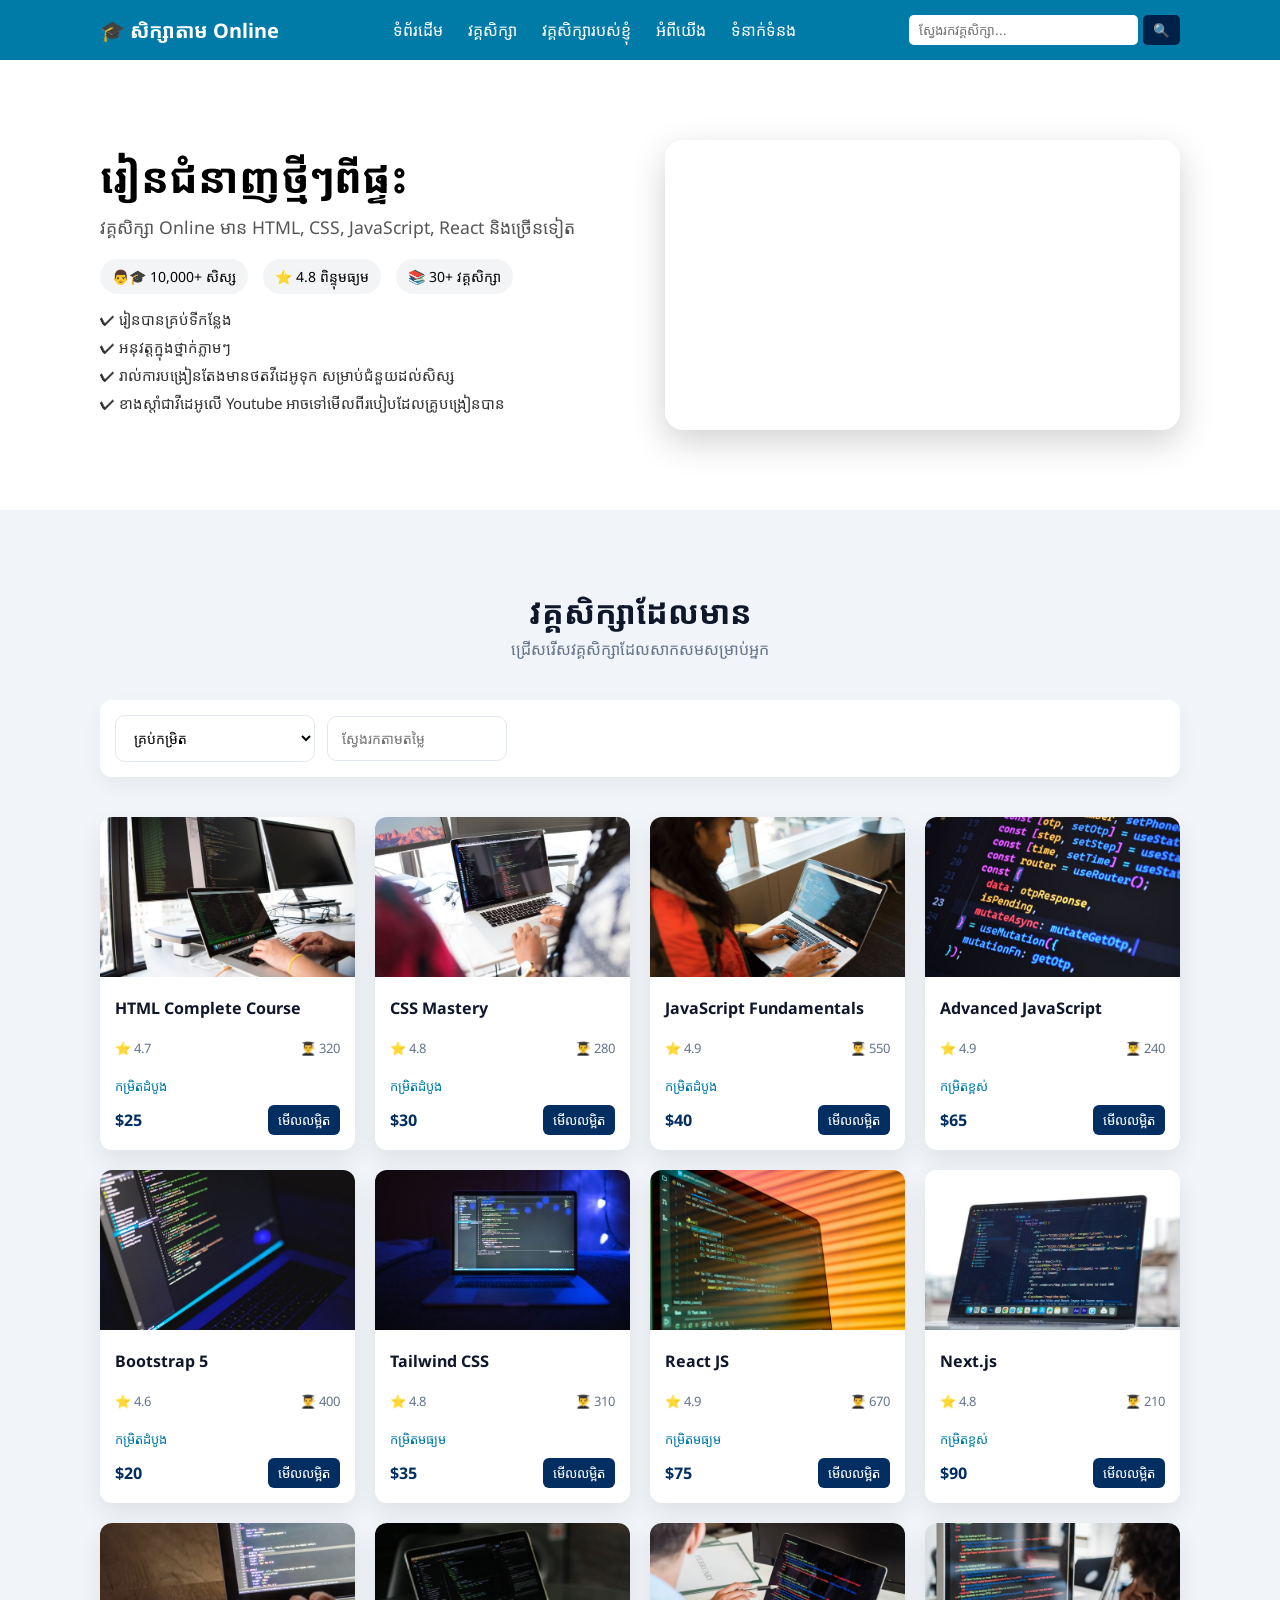
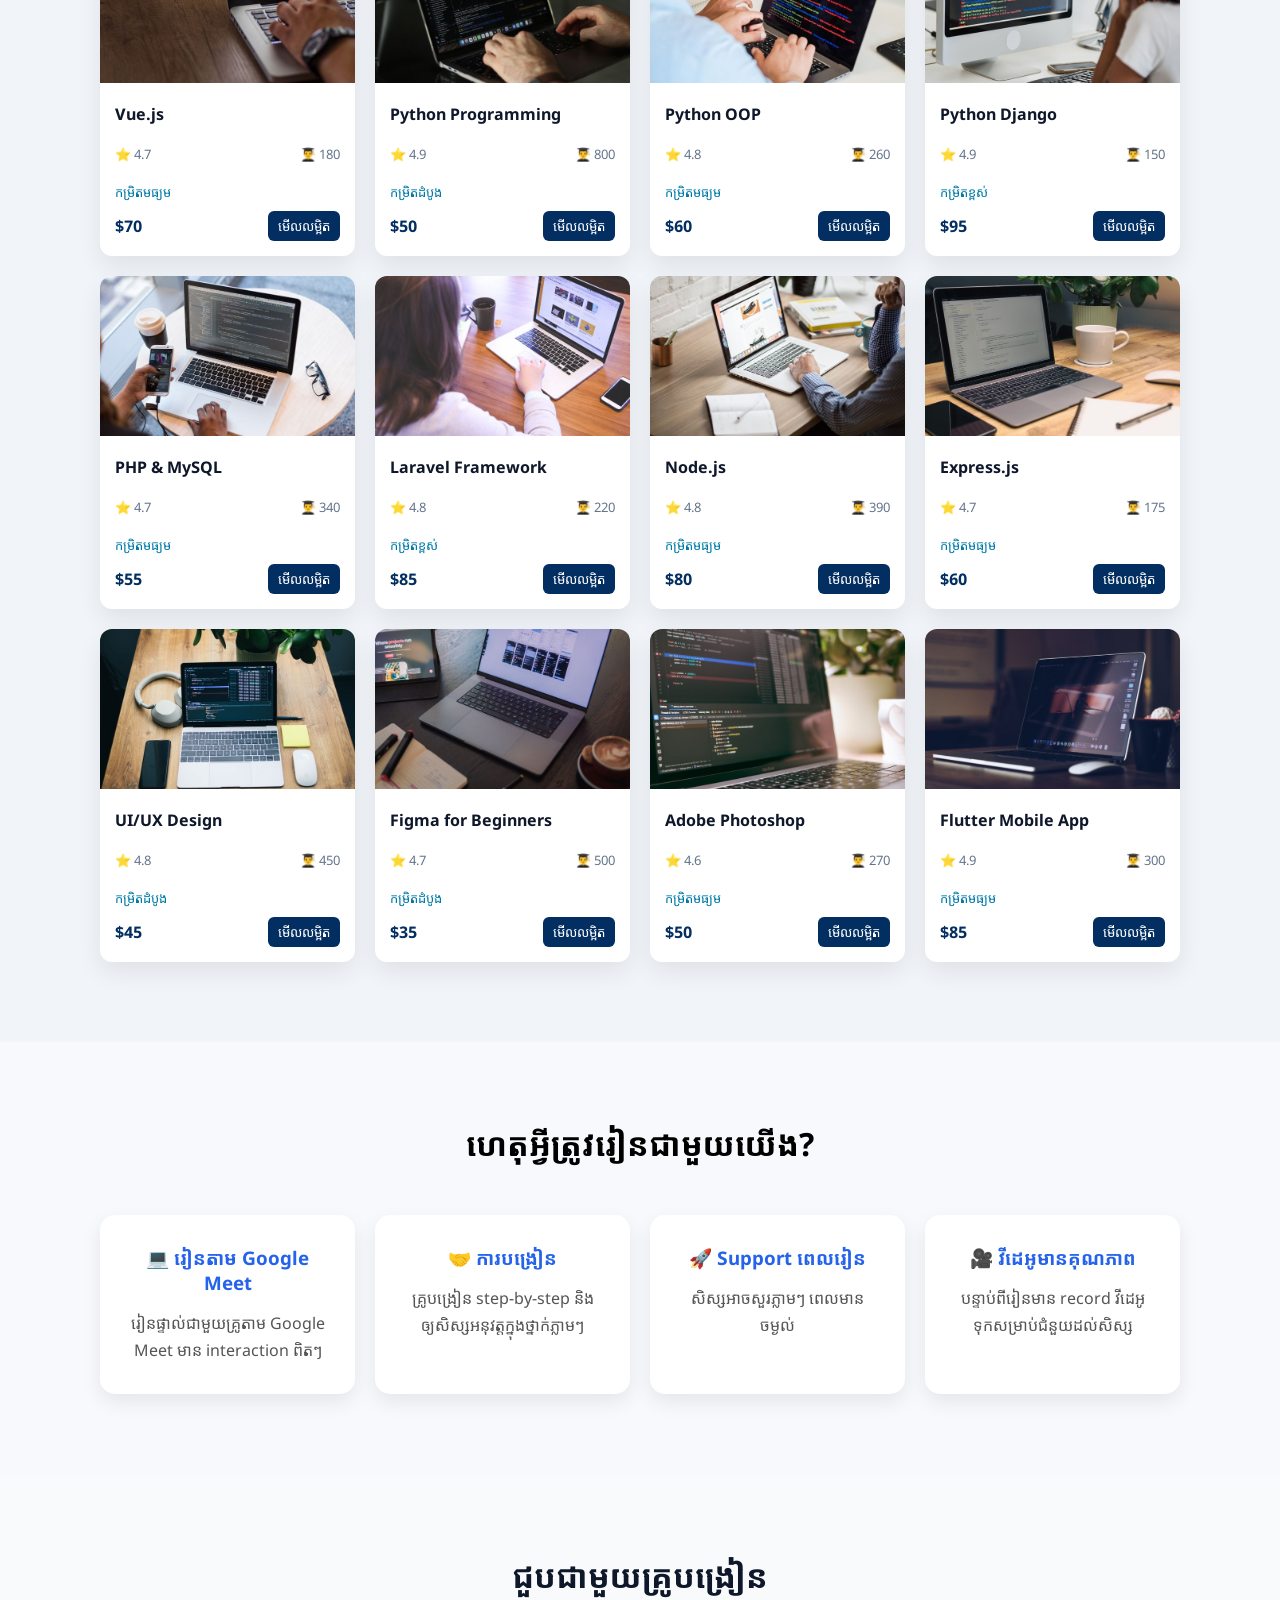
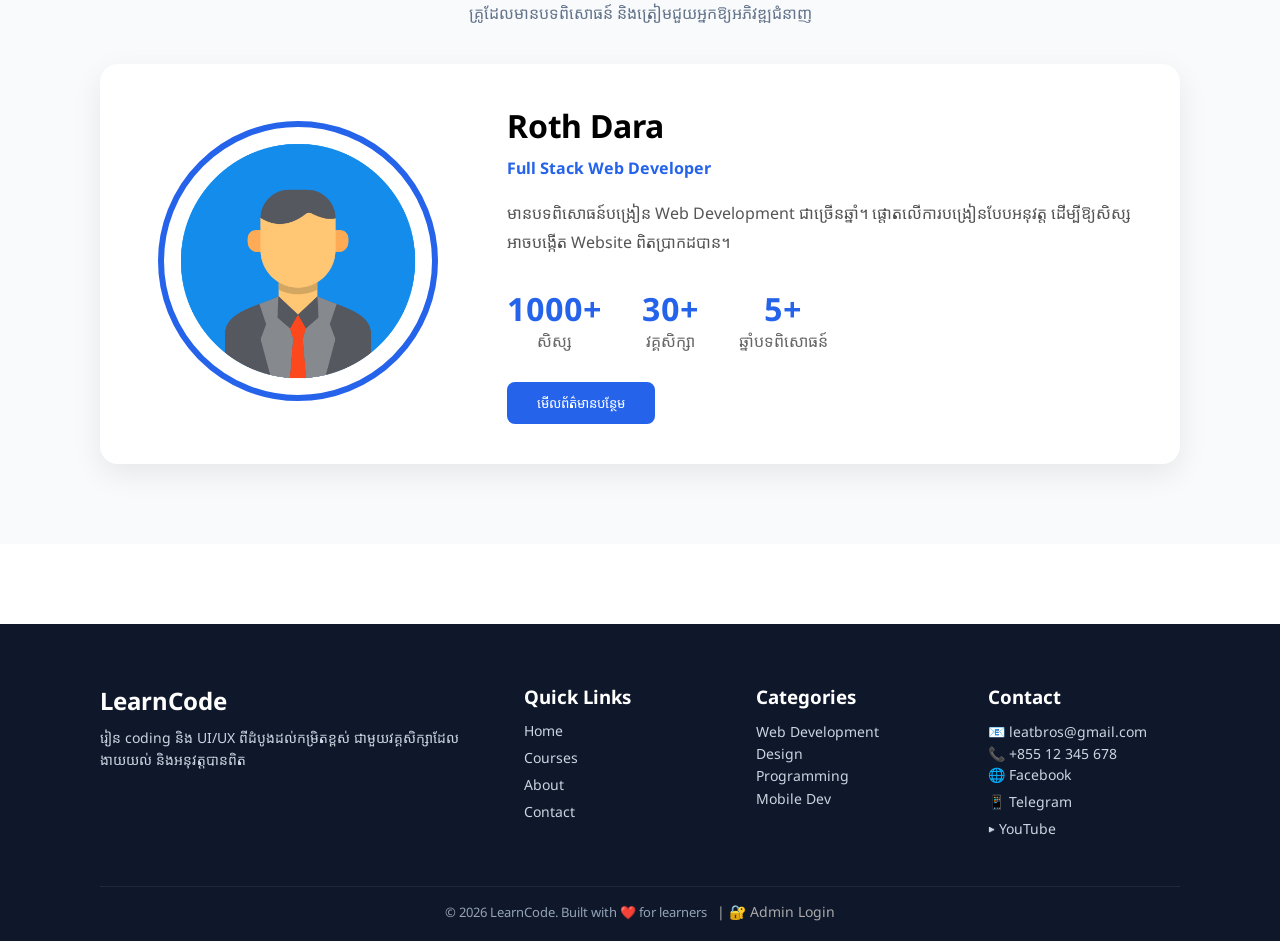
<file: index.html>
<!DOCTYPE html>
<html lang="km">

<head>
    <meta charset="UTF-8">
    <meta name="viewport" content="width=device-width, initial-scale=1.0">
    <title>សិក្សាតាម Online</title>
    <link rel="icon" type="logos/png" href="../images/logos.png" />
    <!-- Google Font -->
    <link href="https://fonts.googleapis.com/css2?family=Noto+Sans+Khmer:wght@400;600;700&display=swap"
        rel="stylesheet">
    <link rel="stylesheet" href="../css/style.css">

    <link rel="stylesheet" href="https://cdnjs.cloudflare.com/ajax/libs/font-awesome/6.5.2/css/all.min.css">
</head>

<body>

    <!-- =========== Navbar =========== -->
    <header class="navbar">
        <div class="logo">🎓 សិក្សាតាម Online</div>
        <div class="menu-toggle" id="menu-toggle">
            <span></span>
            <span></span>
            <span></span>
        </div>

        <ul class="nav-links" id="nav-links">
            <!-- <li><a href="./index.html">ទំព័រដើម</a></li>
            <li><a href="./html/courses.html">វគ្គសិក្សា</a></li>
            <li><a href="#">ប្រភេទ</a></li>
            <li><a href="./html/aboutUs.html">អំពីយើង</a></li>
            <li><a href="./html/contact.html">ទំនាក់ទំនង</a></li> -->
        </ul>

        <!-- ✅ KEEP SEARCH (DON'T REMOVE) -->
        <div class="nav-search">
            <input id="search_course" type="text" placeholder="ស្វែងរកវគ្គសិក្សា...">
            <button>🔍</button>
        </div>
    </header>

    <!-- overlay -->
    <div class="overlay" id="overlay"></div>

    <!-- =========== Hero-Section =========== -->
    <section class="hero">
        <div class="hero-content">
            <h1>រៀនជំនាញថ្មីៗពីផ្ទះ</h1>

            <p>
                វគ្គសិក្សា Online មាន HTML, CSS, JavaScript, React និងច្រើនទៀត
            </p>

            <!-- ⭐ TRUST SECTION -->
            <div class="trust">
                <!-- <span>👨‍🎓 10,000+ សិស្ស</span>
                <span>⭐ 4.8 ពិន្ទុមធ្យម</span>
                <span>📚 30+ វគ្គសិក្សា</span> -->
            </div>

            <!-- ⭐ FEATURES -->
            <ul class="features">
                <!-- <li>✔ រៀនបានគ្រប់ទីកន្លែង</li>
                <li>✔ អនុវត្តក្នុងថ្នាក់ភ្លាមៗ</li>
                <li>✔ រាល់ការបង្រៀនតែងមានថតវីដេអូទុក សម្រាប់ជំនួយដល់សិស្ស</li>
                <li>✔ ខាងស្តាំជាវីដេអូលើ Youtube អាចទៅមើលពីរបៀបដែលគ្រូបង្រៀនបាន</li> -->
            </ul>
        </div>

        <!-- VIDEO -->
        <div class="hero-video">
            <iframe
                src="https://www.youtube.com/embed/qYHTj3dTCO4?autoplay=1&mute=1&loop=1&playlist=qYHTj3dTCO4&controls=1&rel=0"
                title="Course Preview"
                allow="accelerometer; autoplay; clipboard-write; encrypted-media; gyroscope; picture-in-picture; web-share"
                allowfullscreen controls=1 mute=1>
            </iframe>
        </div>
    </section>

    <!-- =========== Courses-Section =========== -->
    <section class="courses-section">
        <div class="section-header">
            <h2>វគ្គសិក្សាដែលមាន</h2>
            <p>ជ្រើសរើសវគ្គសិក្សាដែលសាកសមសម្រាប់អ្នក</p>
        </div>
        <div class="filter-section">
            <!-- <input type="text" id="searchInput" placeholder="🔍 ស្វែងរកវគ្គសិក្សា..."> -->
            <select id="levelFilter">
                <option value="all">គ្រប់កម្រិត</option>
                <option value="Beginner">កម្រិតដំបូង</option>
                <option value="Intermediate">កម្រិតមធ្យម</option>
                <option value="Advanced">កម្រិតខ្ពស់</option>
            </select>
            <input type="number" id="priceFilter" placeholder="ស្វែងរកតាមតម្លៃ">
        </div>

        <div id="courses-grid" class="courses-grid">
            <!-- CARD (sample UI only) -->
            <!-- <div class="course-card">
                <img src="../images/p1.png" alt="course">
                <div class="course-content">
                    <h3>HTML Complete Course</h3>
                    <div class="meta">
                        <span>⭐ 4.7</span>
                        <span>👨‍🎓 320</span>
                    </div>
                    <p class="level">កម្រិតដំបូង</p>
                    <div class="bottom">
                        <span class="price">$25</span>
                        <button>មើលលម្អិត</button>
                    </div>
                </div>
            </div> -->
        </div>
    </section>

    <!-- =========== WHY CHOOSE US =========== -->
    <section class="why-section">
        <h2>ហេតុអ្វីត្រូវរៀនជាមួយយើង?</h2>

        <div class="why-grid">
            <!-- <div class="why-card">
                <h3>💻 រៀនតាម Google Meet</h3>
                <p>រៀនផ្ទាល់ជាមួយគ្រូតាម Google Meet មាន interaction ពិតៗ</p>
            </div>

            <div class="why-card">
                <h3>🤝 ការបង្រៀន</h3>
                <p>គ្រូបង្រៀន step-by-step និងឲ្យសិស្សអនុវត្តក្នុងថ្នាក់ភ្លាមៗ</p>
            </div>

            <div class="why-card">
                <h3>🚀 Support ពេលរៀន</h3>
                <p>សិស្សអាចសួរភ្លាមៗ ពេលមានចម្ងល់</p>
            </div>
            <div class="why-card">
                <h3>🎥 វីដេអូមានគុណភាព</h3>
                <p>បន្ទាប់ពីរៀនមាន record វីដេអូទុកសម្រាប់ជំនួយដល់សិស្ស</p>
            </div> -->
        </div>
    </section>

    <!-- =========== Instructor Section =========== -->
    <section class="instructor-section">
        <div class="section-header">
            <h2>ជួបជាមួយគ្រូបង្រៀន</h2>
            <p>គ្រូដែលមានបទពិសោធន៍ និងត្រៀមជួយអ្នកឱ្យអភិវឌ្ឍជំនាញ</p>
        </div>

        <div class="instructor-card">
            <div class="instructor-image">
                <img src="../images/profile.png" alt="Teacher">
            </div>
            <div class="instructor-info">
                <h3>Roth Dara</h3>
                <span class="position">Full Stack Web Developer</span>
                <p>
                    មានបទពិសោធន៍បង្រៀន Web Development ជាច្រើនឆ្នាំ។
                    ផ្តោតលើការបង្រៀនបែបអនុវត្ត ដើម្បីឱ្យសិស្សអាចបង្កើត
                    Website ពិតប្រាកដបាន។
                </p>
                <div class="instructor-stats">
                    <!-- <div>
                        <h4>1000+</h4>
                        <span>សិស្ស</span>
                    </div>
                    <div>
                        <h4>30+</h4>
                        <span>វគ្គសិក្សា</span>
                    </div>
                    <div>
                        <h4>5+</h4>
                        <span>ឆ្នាំបទពិសោធន៍</span>
                    </div> -->
                </div>
                <a href="./html/teacher.html">
                    <button>មើលព័ត៌មានបន្ថែម</button>
                </a>
            </div>
        </div>
    </section>

    <!-- =========== Footer =========== -->
    <footer class="footer">
        <div class="footer-wrapper">

            <!-- Brand -->
            <div class="footer-col brand">
                <h2>LearnCode</h2>
                <p>
                    រៀន coding និង UI/UX ពីដំបូងដល់កម្រិតខ្ពស់
                    ជាមួយវគ្គសិក្សាដែលងាយយល់ និងអនុវត្តបានពិត
                </p>
            </div>

            <!-- Quick Links -->
            <div class="footer-col">
                <h3>Quick Links</h3>
                <a href="#">Home</a>
                <a href="#">Courses</a>
                <a href="#">About</a>
                <a href="#">Contact</a>
            </div>

            <!-- Categories -->
            <div class="footer-col">
                <h3>Categories</h3>
                <p>Web Development</p>
                <p>Design</p>
                <p>Programming</p>
                <p>Mobile Dev</p>
            </div>

            <!-- Contact -->
            <div class="footer-col">
                <h3>Contact</h3>
                <p>📧 leatbros@gmail.com</p>
                <p>📞 +855 12 345 678</p>

                <div class="social">
                    <a href="https://facebook.com" target="_blank">🌐 Facebook</a>
                    <a href="http://t.me/leatbros0979445608" target="_blank">📱 Telegram</a>
                    <a href="https://www.youtube.com/@Brosliketeaching" target="_blank">▶ YouTube</a>
                </div>
            </div>

        </div>

        <div class="footer-bottom">
            <p>© 2026 LearnCode. Built with ❤️ for learners</p>
            <a href="./html/admin/admin-login.html" class="admin-login"> |
                🔐 Admin Login
            </a>
        </div>
    </footer>

    <script type="module" src="./js/srcipt.js"></script>
</body>

</html>
</file>
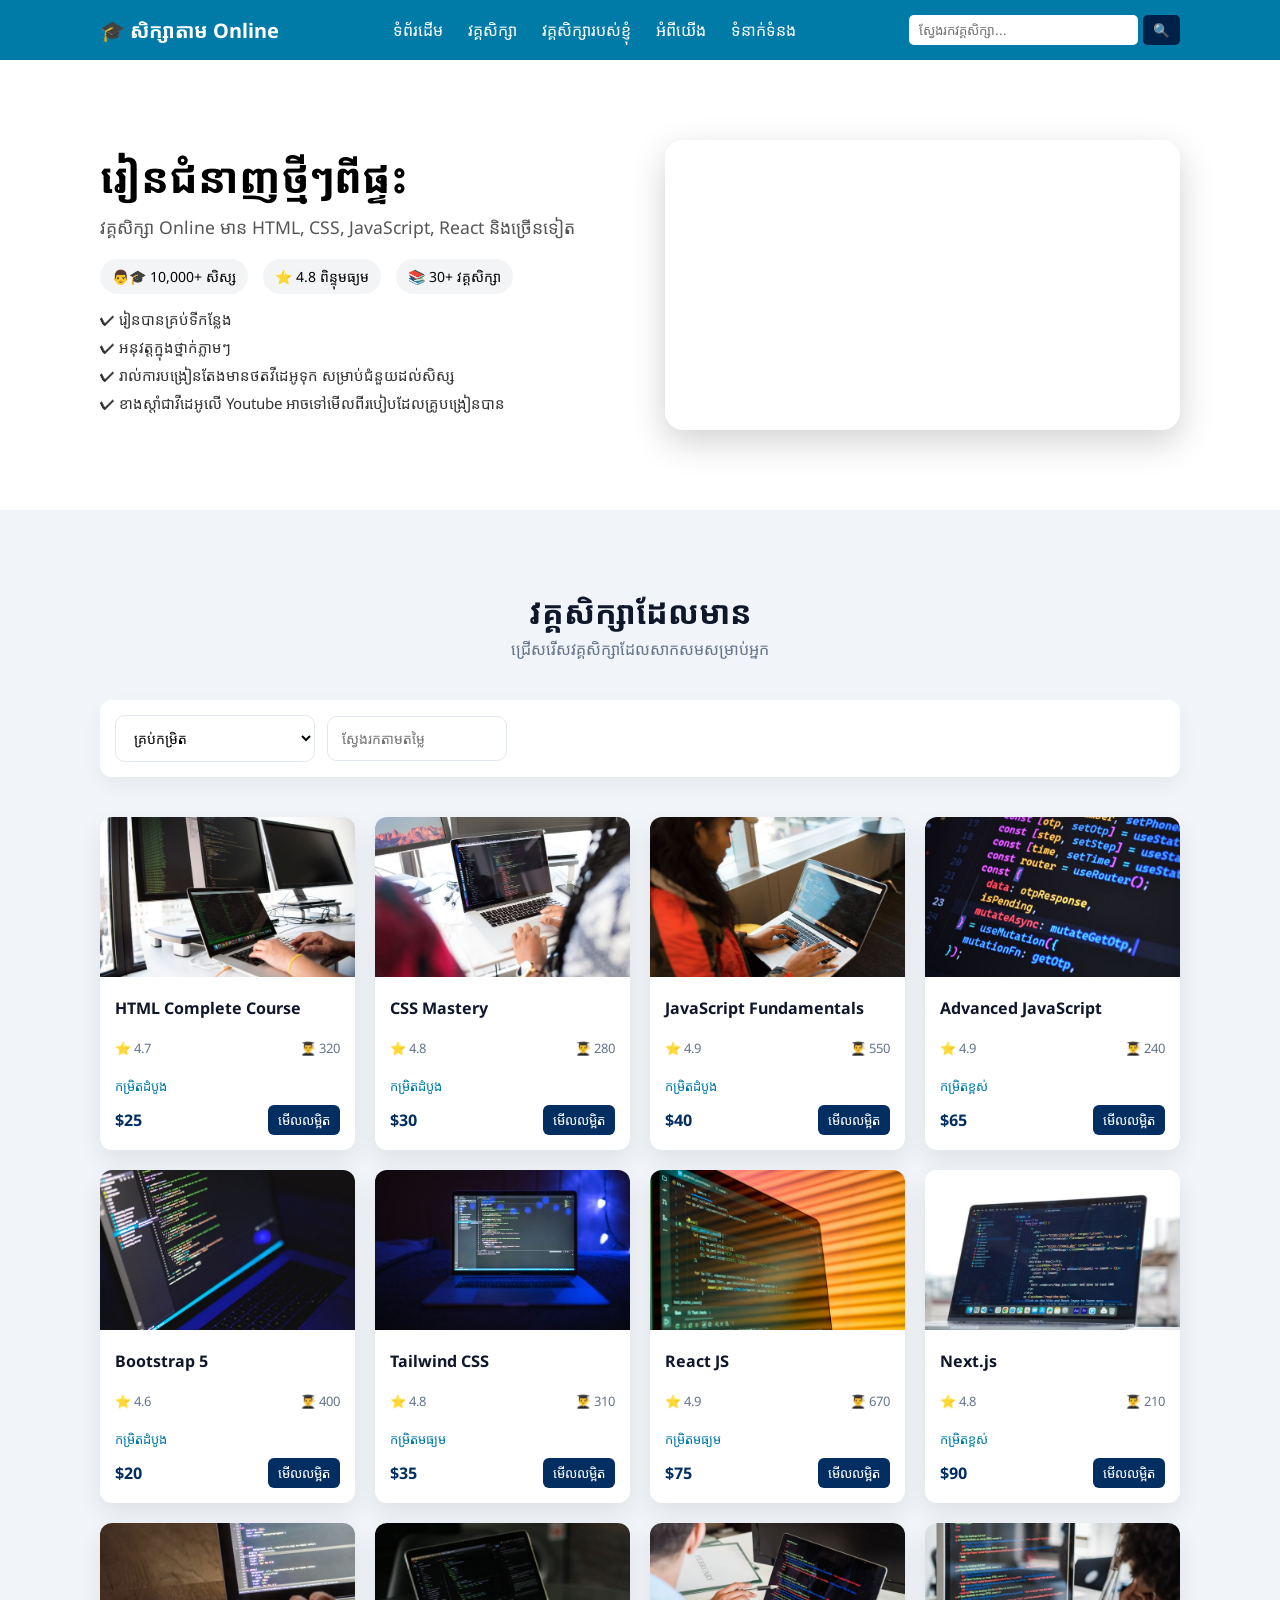
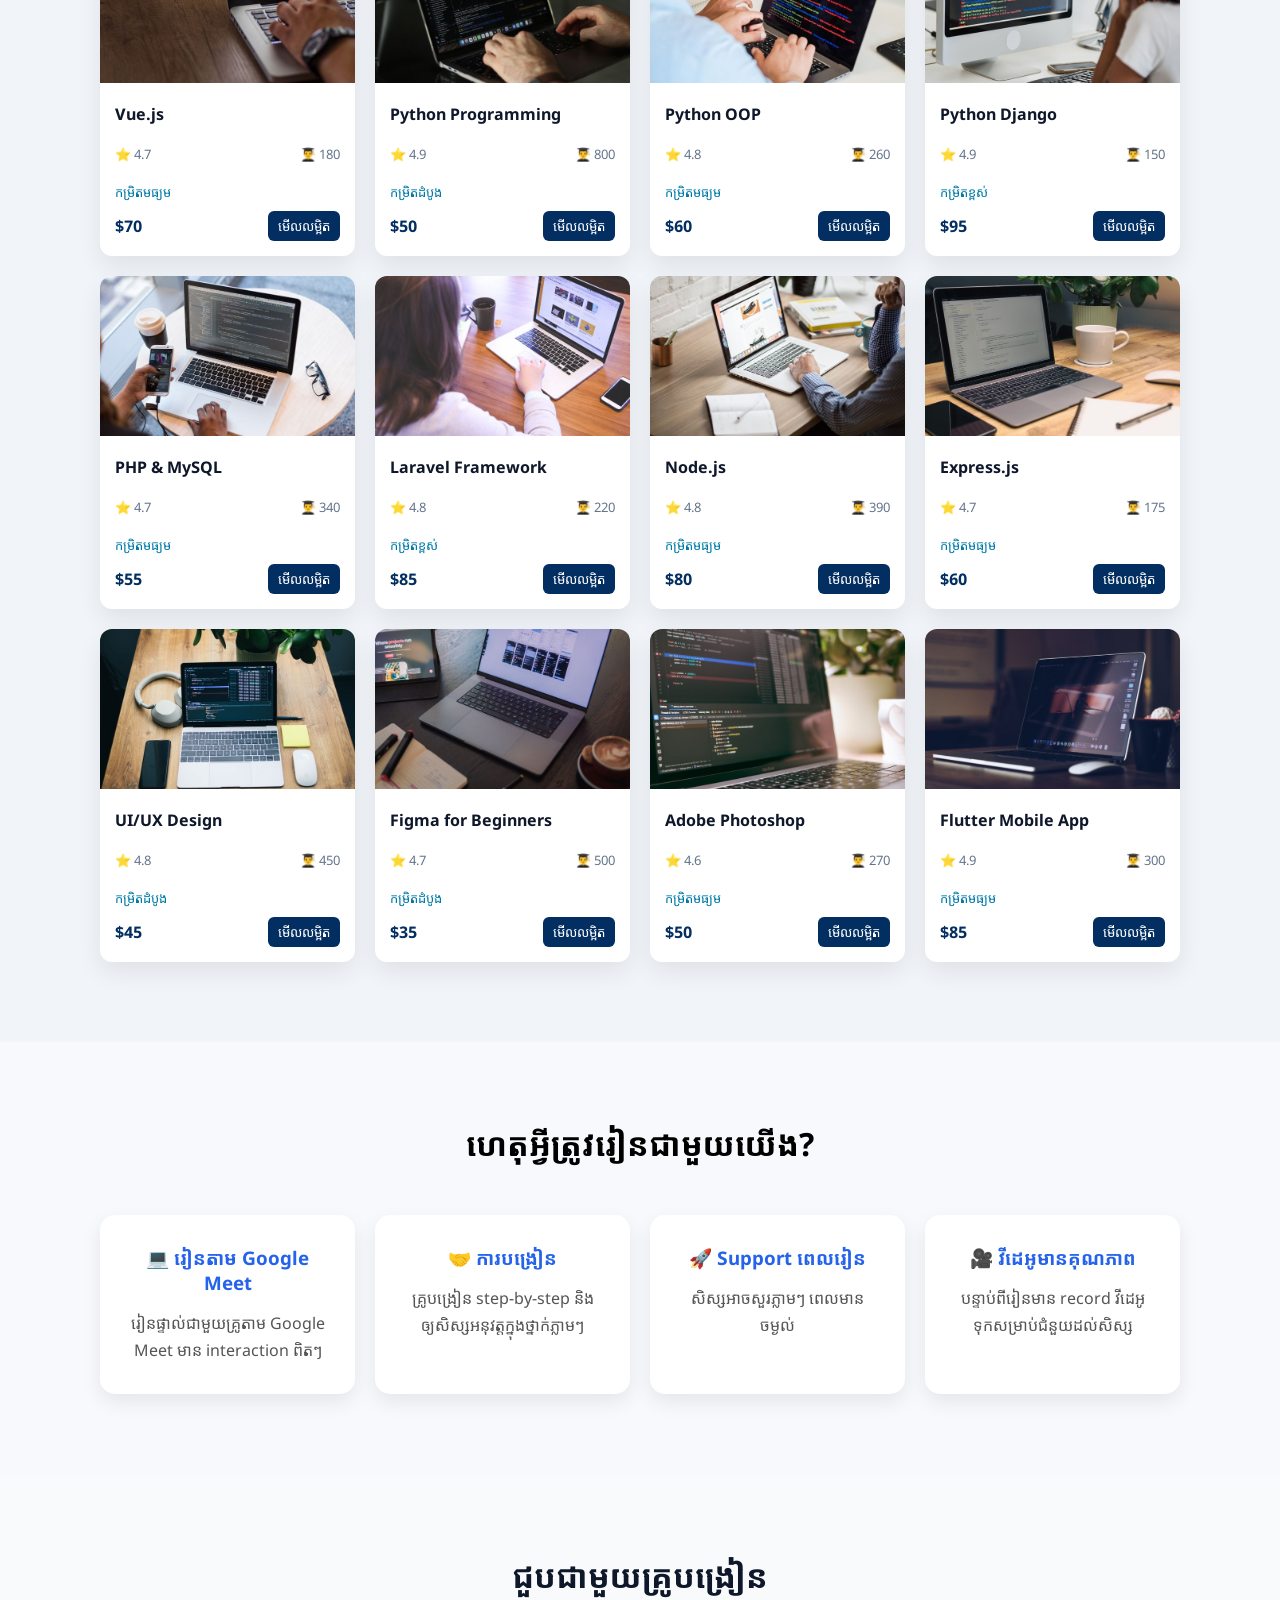
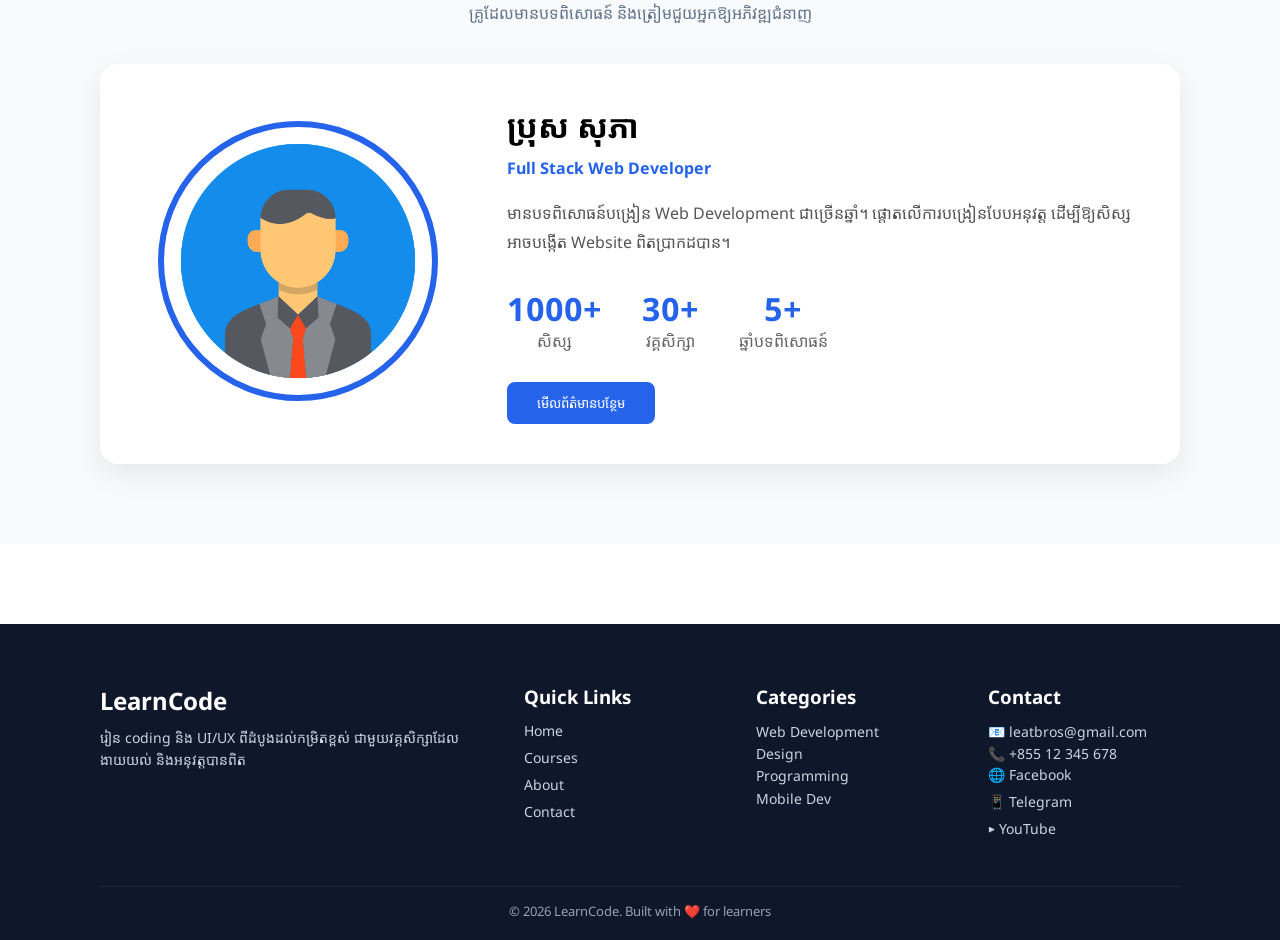
<file: html/index.html>
<!DOCTYPE html>
<html lang="km">

<head>
    <meta charset="UTF-8">
    <meta name="viewport" content="width=device-width, initial-scale=1.0">
    <title>Short Course Online</title>
    <link rel="icon" type="logos/png" href="../images/logos.png" />
    <!-- Google Font -->
    <link href="https://fonts.googleapis.com/css2?family=Noto+Sans+Khmer:wght@400;600;700&display=swap"
        rel="stylesheet">
    <link rel="stylesheet" href="../css/style.css">
</head>

<body>

    <!-- =========== Navbar =========== -->
    <header class="navbar">
        <div class="logo">🎓 សិក្សាតាម Online</div>
        <div class="menu-toggle" id="menu-toggle">
            <span></span>
            <span></span>
            <span></span>
        </div>

        <ul class="nav-links" id="nav-links">
            <li><a href="#">ទំព័រដើម</a></li>
            <li><a href="#">វគ្គសិក្សា</a></li>
            <li><a href="#">ប្រភេទ</a></li>
            <li><a href="#">អំពីយើង</a></li>
            <li><a href="#">ទំនាក់ទំនង</a></li>
        </ul>

        <!-- ✅ KEEP SEARCH (DON'T REMOVE) -->
        <div class="nav-search">
            <input id="search_course" type="text" placeholder="ស្វែងរកវគ្គសិក្សា...">
            <button>🔍</button>
        </div>
    </header>

    <!-- overlay -->
    <div class="overlay" id="overlay"></div>

    <!-- =========== Hero-Section =========== -->
    <section class="hero">
        <div class="hero-content">
            <h1>រៀនជំនាញថ្មីៗពីផ្ទះ</h1>

            <p>
                វគ្គសិក្សា Online មាន HTML, CSS, JavaScript, React និងច្រើនទៀត
            </p>

            <!-- ⭐ TRUST SECTION -->
            <div class="trust">
                <!-- <span>👨‍🎓 10,000+ សិស្ស</span>
                <span>⭐ 4.8 ពិន្ទុមធ្យម</span>
                <span>📚 30+ វគ្គសិក្សា</span> -->
            </div>

            <!-- ⭐ FEATURES -->
            <ul class="features">
                <!-- <li>✔ រៀនបានគ្រប់ទីកន្លែង</li>
                <li>✔ អនុវត្តក្នុងថ្នាក់ភ្លាមៗ</li>
                <li>✔ រាល់ការបង្រៀនតែងមានថតវីដេអូទុក សម្រាប់ជំនួយដល់សិស្ស</li>
                <li>✔ ខាងស្តាំជាវីដេអូលើ Youtube អាចទៅមើលពីរបៀបដែលគ្រូបង្រៀនបាន</li> -->
            </ul>
        </div>

        <!-- VIDEO -->
        <div class="hero-video">
            <iframe
                src="https://www.youtube.com/embed/qYHTj3dTCO4?autoplay=1&mute=1&loop=1&playlist=qYHTj3dTCO4&controls=1&rel=0"
                title="Course Preview"
                allow="accelerometer; autoplay; clipboard-write; encrypted-media; gyroscope; picture-in-picture; web-share"
                allowfullscreen controls=1 mute=1>
            </iframe>
        </div>
    </section>

    <!-- =========== Courses-Section =========== -->
    <section class="courses-section">
        <div class="section-header">
            <h2>វគ្គសិក្សាដែលមាន</h2>
            <p>ជ្រើសរើសវគ្គសិក្សាដែលសាកសមសម្រាប់អ្នក</p>
        </div>
        <div class="filter-section">
            <!-- <input type="text" id="searchInput" placeholder="🔍 ស្វែងរកវគ្គសិក្សា..."> -->
            <select id="levelFilter">
                <option value="all">គ្រប់កម្រិត</option>
                <option value="Beginner">កម្រិតដំបូង</option>
                <option value="Intermediate">កម្រិតមធ្យម</option>
                <option value="Advanced">កម្រិតខ្ពស់</option>
            </select>
            <input type="number" id="priceFilter" placeholder="ស្វែងរកតាមតម្លៃ">
        </div>

        <div class="courses-grid">
            <!-- CARD (sample UI only) -->
            <div class="course-card">
                <img src="../images/p1.png" alt="course">
                <div class="course-content">
                    <h3>HTML Complete Course</h3>
                    <div class="meta">
                        <span>⭐ 4.7</span>
                        <span>👨‍🎓 320</span>
                    </div>
                    <p class="level">កម្រិតដំបូង</p>
                    <div class="bottom">
                        <span class="price">$25</span>
                        <button>មើលលម្អិត</button>
                    </div>
                </div>
            </div>
        </div>
    </section>

    <!-- =========== WHY CHOOSE US =========== -->
    <section class="why-section">
        <h2>ហេតុអ្វីត្រូវរៀនជាមួយយើង?</h2>

        <div class="why-grid">
            <!-- <div class="why-card">
                <h3>💻 រៀនតាម Google Meet</h3>
                <p>រៀនផ្ទាល់ជាមួយគ្រូតាម Google Meet មាន interaction ពិតៗ</p>
            </div>

            <div class="why-card">
                <h3>🤝 ការបង្រៀន</h3>
                <p>គ្រូបង្រៀន step-by-step និងឲ្យសិស្សអនុវត្តក្នុងថ្នាក់ភ្លាមៗ</p>
            </div>

            <div class="why-card">
                <h3>🚀 Support ពេលរៀន</h3>
                <p>សិស្សអាចសួរភ្លាមៗ ពេលមានចម្ងល់</p>
            </div>
            <div class="why-card">
                <h3>🎥 វីដេអូមានគុណភាព</h3>
                <p>បន្ទាប់ពីរៀនមាន record វីដេអូទុកសម្រាប់ជំនួយដល់សិស្ស</p>
            </div> -->
        </div>
    </section>

    <!-- =========== Instructor Section =========== -->
    <section class="instructor-section">
        <div class="section-header">
            <h2>ជួបជាមួយគ្រូបង្រៀន</h2>
            <p>គ្រូដែលមានបទពិសោធន៍ និងត្រៀមជួយអ្នកឱ្យអភិវឌ្ឍជំនាញ</p>
        </div>

        <div class="instructor-card">
            <div class="instructor-image">
                <img src="../images/profile.png" alt="Teacher">
            </div>
            <div class="instructor-info">
                <h3>ប្រុស សុភា</h3>
                <span class="position">Full Stack Web Developer</span>
                <p>
                    មានបទពិសោធន៍បង្រៀន Web Development ជាច្រើនឆ្នាំ។
                    ផ្តោតលើការបង្រៀនបែបអនុវត្ត ដើម្បីឱ្យសិស្សអាចបង្កើត
                    Website ពិតប្រាកដបាន។
                </p>
                <div class="instructor-stats">
                    <!-- <div>
                        <h4>1000+</h4>
                        <span>សិស្ស</span>
                    </div>
                    <div>
                        <h4>30+</h4>
                        <span>វគ្គសិក្សា</span>
                    </div>
                    <div>
                        <h4>5+</h4>
                        <span>ឆ្នាំបទពិសោធន៍</span>
                    </div> -->
                </div>
                <a href="./teacher.html">
                    <button>មើលព័ត៌មានបន្ថែម</button>
                </a>
            </div>
        </div>
    </section>

    <!-- =========== Footer =========== -->
    <footer class="footer">
        <div class="footer-wrapper">

            <!-- Brand -->
            <div class="footer-col brand">
                <h2>LearnCode</h2>
                <p>
                    រៀន coding និង UI/UX ពីដំបូងដល់កម្រិតខ្ពស់
                    ជាមួយវគ្គសិក្សាដែលងាយយល់ និងអនុវត្តបានពិត
                </p>
            </div>

            <!-- Quick Links -->
            <div class="footer-col">
                <h3>Quick Links</h3>
                <a href="#">Home</a>
                <a href="#">Courses</a>
                <a href="#">About</a>
                <a href="#">Contact</a>
            </div>

            <!-- Categories -->
            <div class="footer-col">
                <h3>Categories</h3>
                <p>Web Development</p>
                <p>Design</p>
                <p>Programming</p>
                <p>Mobile Dev</p>
            </div>

            <!-- Contact -->
            <div class="footer-col">
                <h3>Contact</h3>
                <p>📧 leatbros@gmail.com</p>
                <p>📞 +855 12 345 678</p>

                <div class="social">
                    <a href="https://facebook.com" target="_blank">🌐 Facebook</a>
                    <a href="http://t.me/leatbros0979445608" target="_blank">📱 Telegram</a>
                    <a href="https://www.youtube.com/@Brosliketeaching" target="_blank">▶ YouTube</a>
                </div>
            </div>

        </div>

        <div class="footer-bottom">
            <p>© 2026 LearnCode. Built with ❤️ for learners</p>
        </div>
    </footer>


    <script type="module" src="../js/srcipt.js"></script>
</body>

</html>
</file>
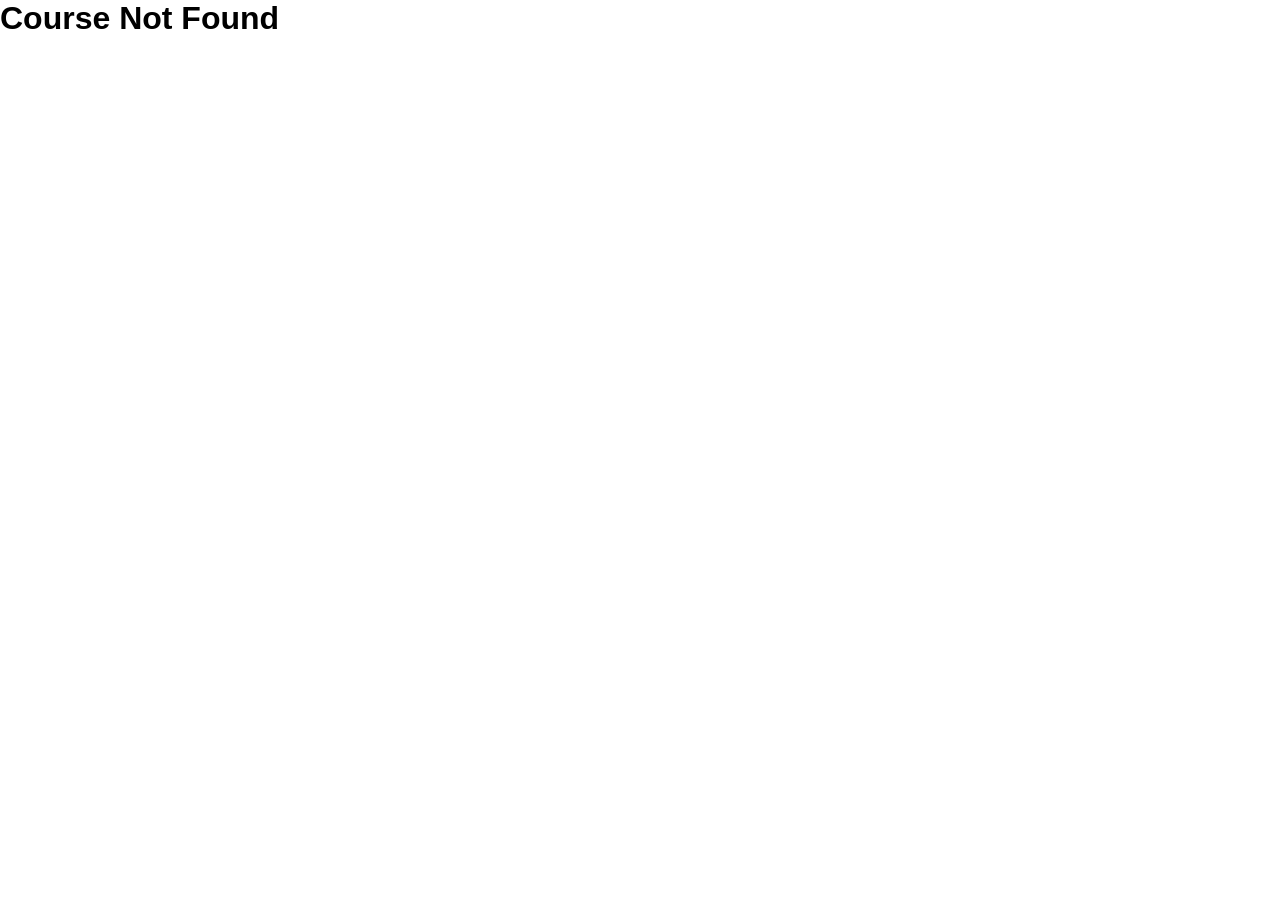
<file: detail.html>
<!DOCTYPE html>
<html lang="en">

<head>
    <meta charset="UTF-8">
    <title>Course Detail</title>
    <link rel="stylesheet" href="style.css">
</head>

<body>
    <section class="detail-container">
        <div class="detail-image">
            <img id="image">
        </div>
        <div class="detail-info">
            <p class="category" id="category"></p>
            <h1 id="title"></h1>
            <h3 id="titleKh"></h3>
            <div class="meta">
                <span>⭐ <span id="rating"></span></span>
                <span>👨‍🎓 <span id="students"></span></span>
                <span>⏱️ <span id="duration"></span></span>
            </div>
            <p class="level" id="level"></p>
            <h2>$<span id="price"></span></h2>
            <button class="buy-btn">
                Enroll Now
            </button>
        </div>
    </section>
    <script type="module" src="detail.js"></script>
</body>

</html>
</file>
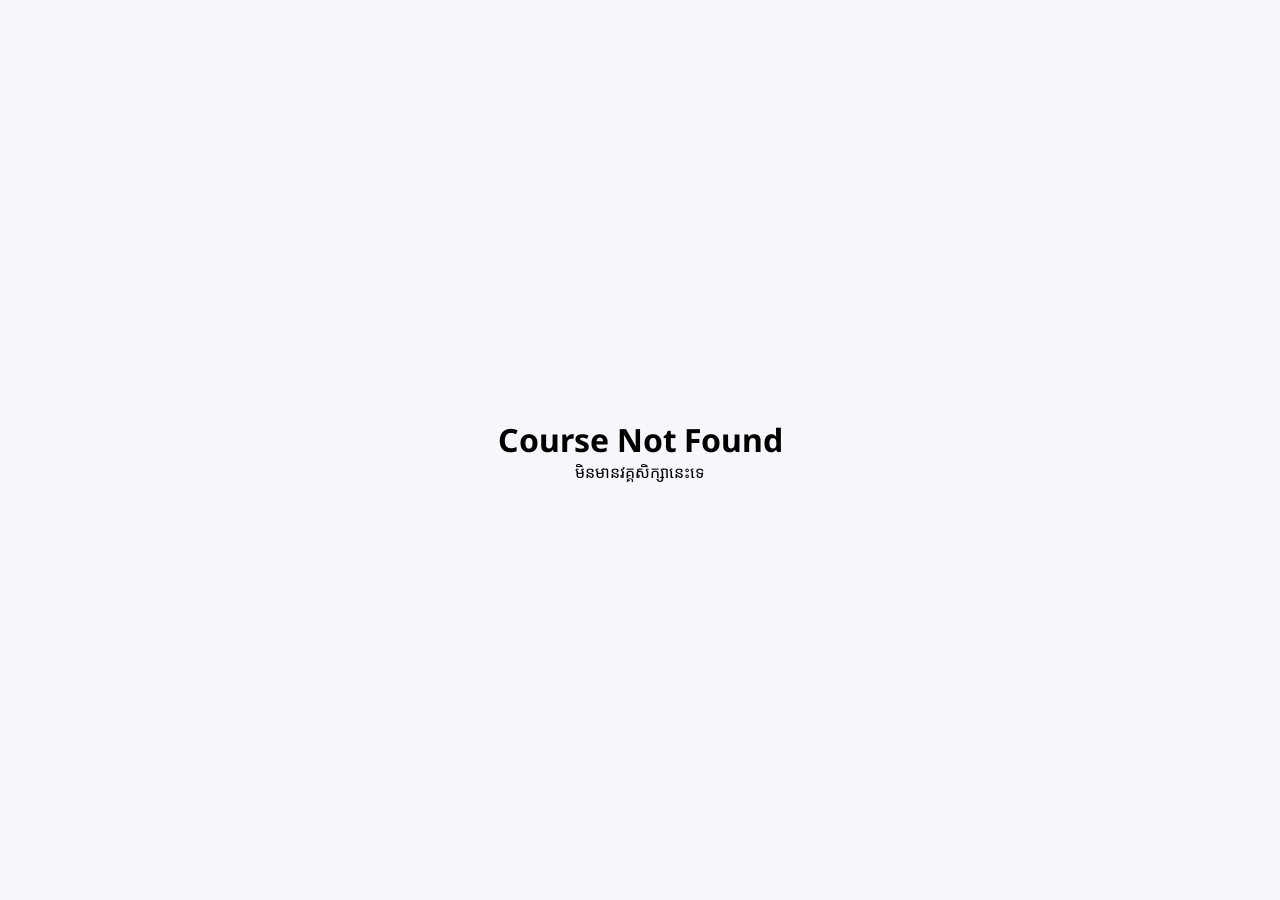
<file: html/checkout.html>
<!DOCTYPE html>
<html lang="km">

<head>
    <meta charset="UTF-8">
    <meta name="viewport" content="width=device-width, initial-scale=1.0">
    <link rel="icon" type="logos/png" href="../images/logos.png" />
    <title>Checkout</title>
    <link href="https://fonts.googleapis.com/css2?family=Noto+Sans+Khmer:wght@300;400;500;700&display=swap"
        rel="stylesheet">

    <link rel="stylesheet" href="../css/checkout.css">
</head>

<body>
    <div class="checkout-card">
        <h2>បង់ប្រាក់វគ្គសិក្សា</h2>
        <div class="course">
            <img id="courseImage" src="" alt="Course">
            <div>
                <h3 id="courseTitle"></h3>
                <p id="courseCategory"></p>
            </div>
        </div>
        <div class="price">
            <div class="row">
                <span>តម្លៃវគ្គ</span>
                <span id="coursePrice"></span>
            </div>
            <div class="row">
                <span>បញ្ចុះតម្លៃ</span>
                <span>$0</span>
            </div>
            <div class="row total">
                <span>សរុប</span>
                <span id="courseTotal"></span>
            </div>

        </div>

        <!-- payment -->
        <div class="payment-box">
            <!-- <h3>💳 ជ្រើសរើសការបង់ប្រាក់</h3> -->

            <p>ស្កេន QR Code ខាងក្រោម ដើម្បីបង់ប្រាក់</p>

            <img class="qr-image" src="../images//qr.png" alt="Payment QR">

            <p class="note">
                📌 សូមបង់ប្រាក់រួចចុចប៊ូតុងខាងក្រោម
            </p>
        </div>

        <button id="payBtn">
            បង់ប្រាក់ឥឡូវនេះ
        </button>

        <p id="message"></p>
    </div>
    <script type="module" src="../js/checkout.js"></script>
</body>
</html>
</file>
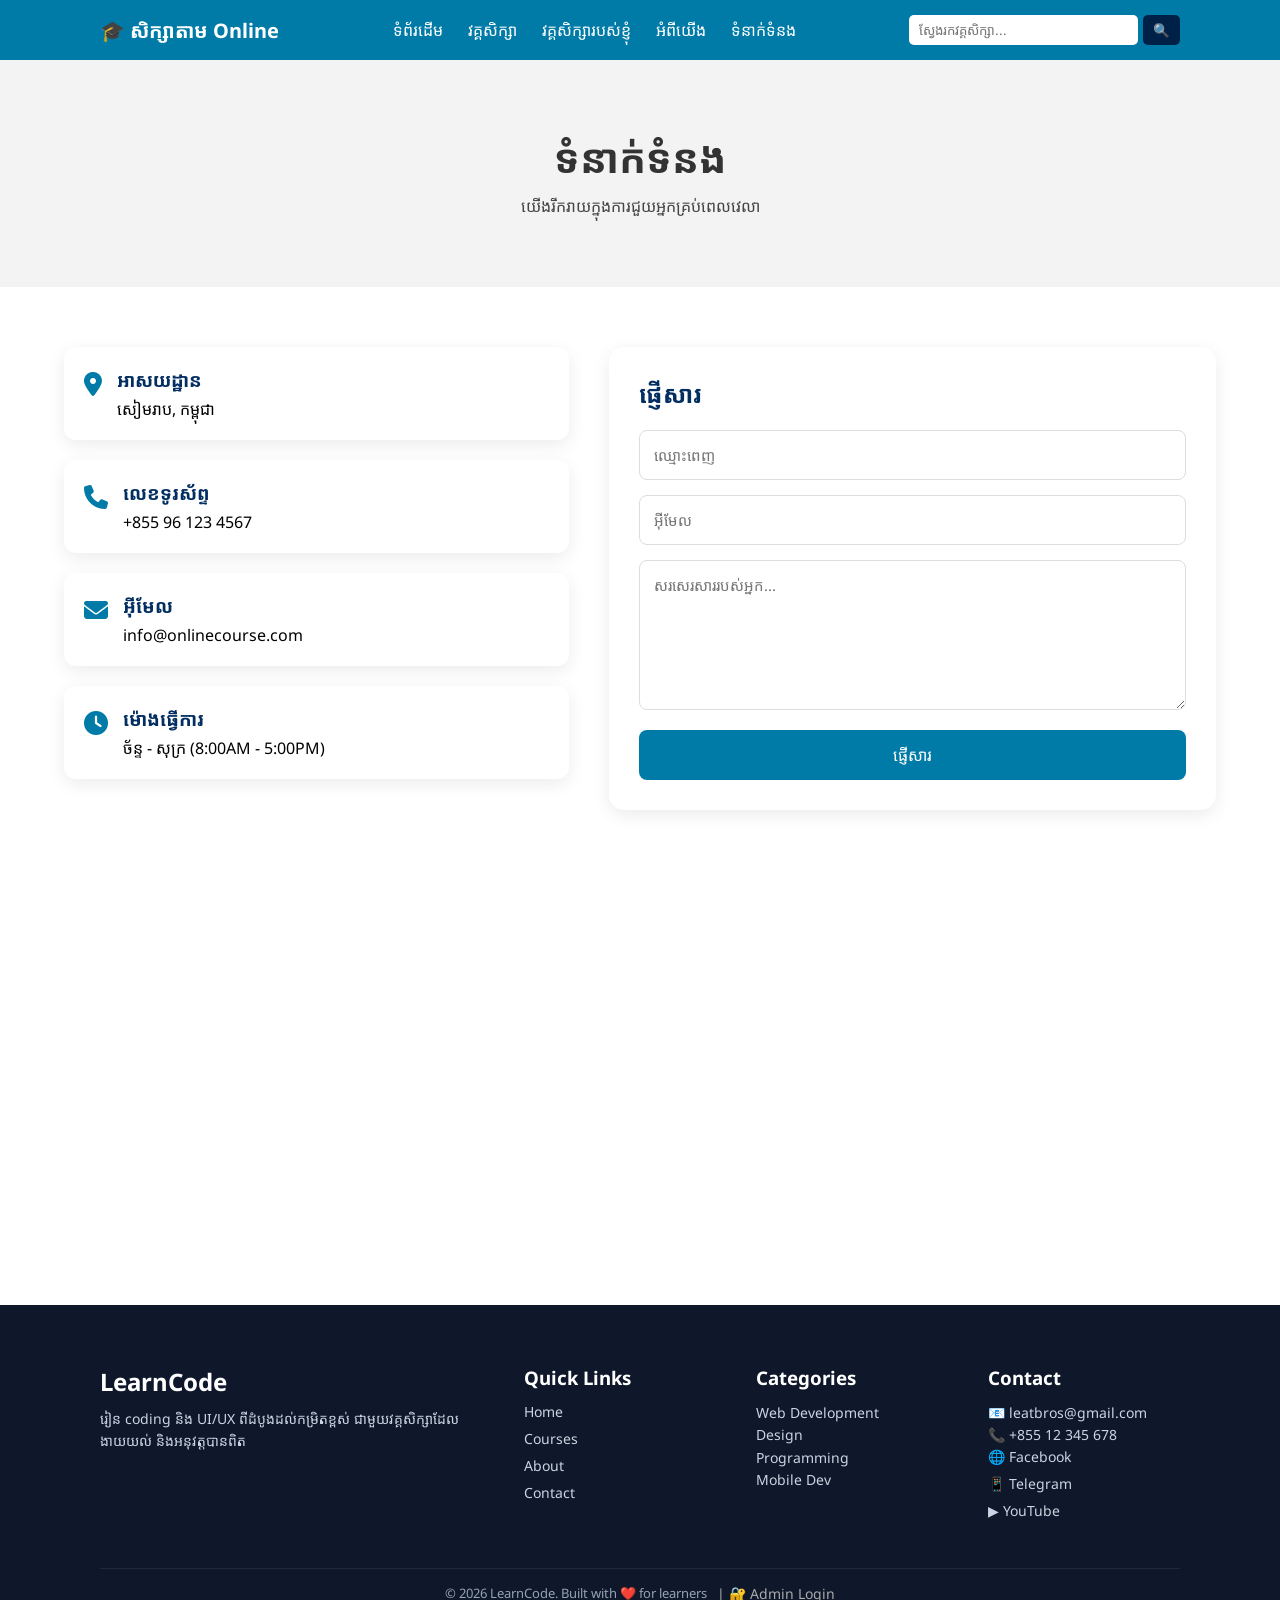
<file: html/contact.html>
<!DOCTYPE html>
<html lang="en">

<head>
    <meta charset="UTF-8">
    <meta name="viewport" content="width=device-width, initial-scale=1.0">
    <title>ទំនាក់ទំនង</title>
    <link rel="icon" type="logos/png" href="../images/logos.png" />
    <!-- Google Font -->
    <link href="https://fonts.googleapis.com/css2?family=Noto+Sans+Khmer:wght@400;600;700&display=swap"
        rel="stylesheet">
    <link rel="stylesheet" href="../css/style.css">
    <link rel="stylesheet" href="../css/contact.css">

    <link rel="stylesheet" href="https://cdnjs.cloudflare.com/ajax/libs/font-awesome/6.5.2/css/all.min.css">
</head>

<body>

    <!-- =========== Navbar =========== -->
    <header class="navbar">
        <div class="logo">🎓 សិក្សាតាម Online</div>
        <div class="menu-toggle" id="menu-toggle">
            <span></span>
            <span></span>
            <span></span>
        </div>

        <ul class="nav-links" id="nav-links">
            <li><a href="../index.html">ទំព័រដើម</a></li>
            <li><a href="./courses.html">វគ្គសិក្សា</a></li>
            <li><a href="#">ប្រភេទ</a></li>
            <li><a href="#">អំពីយើង</a></li>
            <li><a href="#">ទំនាក់ទំនង</a></li>
        </ul>

        <!-- ✅ KEEP SEARCH (DON'T REMOVE) -->
        <div class="nav-search">
            <input id="search_course" type="text" placeholder="ស្វែងរកវគ្គសិក្សា...">
            <button>🔍</button>
        </div>
    </header>

    <section class="contact-hero">
        <h1>ទំនាក់ទំនង</h1>
        <p>យើងរីករាយក្នុងការជួយអ្នកគ្រប់ពេលវេលា</p>
    </section>

    <section class="contact-container">

        <div class="contact-info">

            <div class="info-box">
                <i class="fas fa-map-marker-alt"></i>
                <div>
                    <h3>អាសយដ្ឋាន</h3>
                    <p>សៀមរាប, កម្ពុជា</p>
                </div>
            </div>

            <div class="info-box">
                <i class="fas fa-phone"></i>
                <div>
                    <h3>លេខទូរស័ព្ទ</h3>
                    <p>+855 96 123 4567</p>
                </div>
            </div>

            <div class="info-box">
                <i class="fas fa-envelope"></i>
                <div>
                    <h3>អ៊ីមែល</h3>
                    <p>info@onlinecourse.com</p>
                </div>
            </div>

            <div class="info-box">
                <i class="fas fa-clock"></i>
                <div>
                    <h3>ម៉ោងធ្វើការ</h3>
                    <p>ច័ន្ទ - សុក្រ (8:00AM - 5:00PM)</p>
                </div>
            </div>

        </div>

        <form class="contact-form" id="contactForm">

            <h2>ផ្ញើសារ</h2>

            <input type="text" id="name" placeholder="ឈ្មោះពេញ">
            <small class="error" id="nameError"></small>

            <input type="email" id="email" placeholder="អ៊ីមែល">
            <small class="error" id="emailError"></small>

            <textarea id="message" rows="6" placeholder="សរសេរសាររបស់អ្នក..."></textarea>
            <small class="error" id="messageError"></small>

            <button type="submit">ផ្ញើសារ</button>

        </form>

    </section>

    <section class="map">
        <iframe src="https://www.google.com/maps?q=Siem%20Reap&output=embed" allowfullscreen="" loading="lazy">
        </iframe>
    </section>

    <!-- =========== Footer =========== -->
    <footer class="footer">
        <div class="footer-wrapper">

            <!-- Brand -->
            <div class="footer-col brand">
                <h2>LearnCode</h2>
                <p>
                    រៀន coding និង UI/UX ពីដំបូងដល់កម្រិតខ្ពស់
                    ជាមួយវគ្គសិក្សាដែលងាយយល់ និងអនុវត្តបានពិត
                </p>
            </div>

            <!-- Quick Links -->
            <div class="footer-col">
                <h3>Quick Links</h3>
                <a href="#">Home</a>
                <a href="#">Courses</a>
                <a href="#">About</a>
                <a href="#">Contact</a>
            </div>

            <!-- Categories -->
            <div class="footer-col">
                <h3>Categories</h3>
                <p>Web Development</p>
                <p>Design</p>
                <p>Programming</p>
                <p>Mobile Dev</p>
            </div>

            <!-- Contact -->
            <div class="footer-col">
                <h3>Contact</h3>
                <p>📧 leatbros@gmail.com</p>
                <p>📞 +855 12 345 678</p>

                <div class="social">
                    <a href="https://facebook.com" target="_blank">🌐 Facebook</a>
                    <a href="http://t.me/leatbros0979445608" target="_blank">📱 Telegram</a>
                    <a href="https://www.youtube.com/@Brosliketeaching" target="_blank">▶ YouTube</a>
                </div>
            </div>

        </div>

        <div class="footer-bottom">
            <p>© 2026 LearnCode. Built with ❤️ for learners</p>
            <a href="../html/admin/admin-login.html" class="admin-login"> |
                🔐 Admin Login
            </a>
        </div>
    </footer>


</body>
<script type="module" src="../js/srcipt.js"></script>
<script type="module" src="../js/contact.js"></script>

</html>
</file>
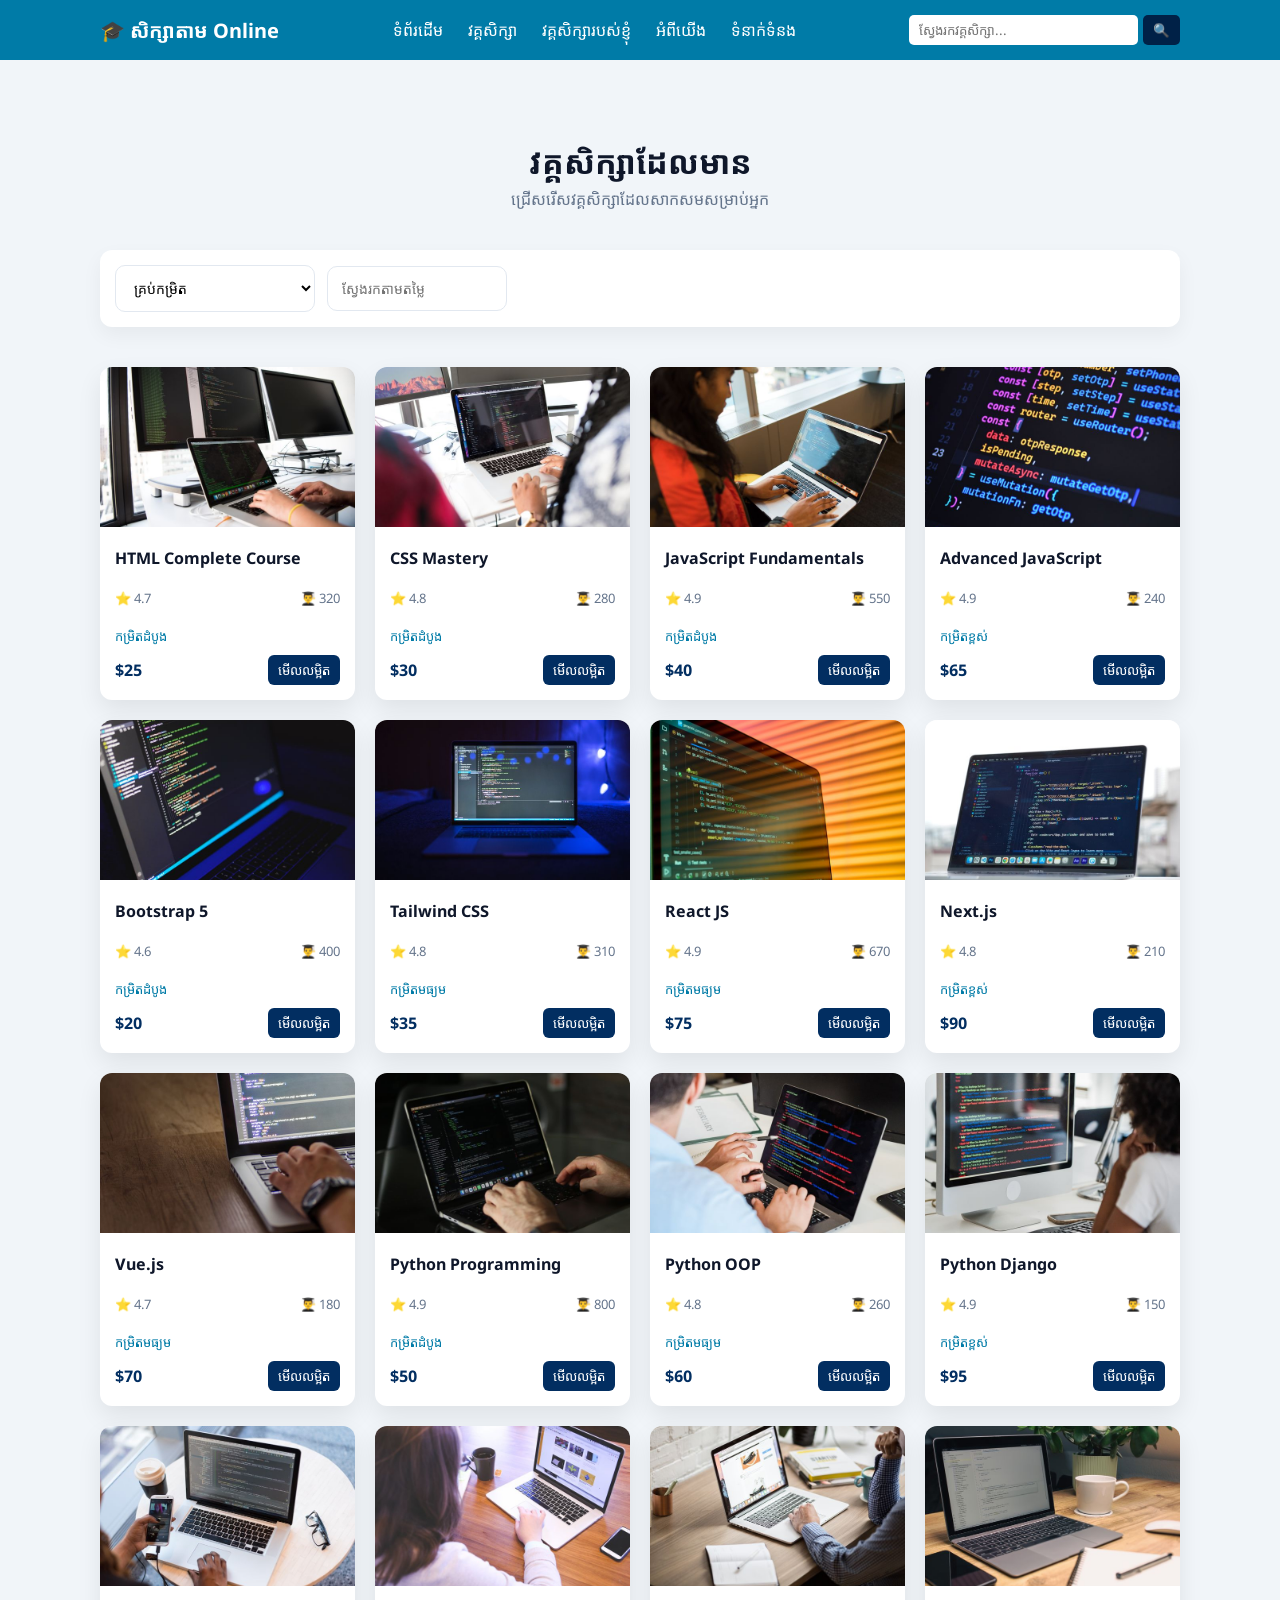
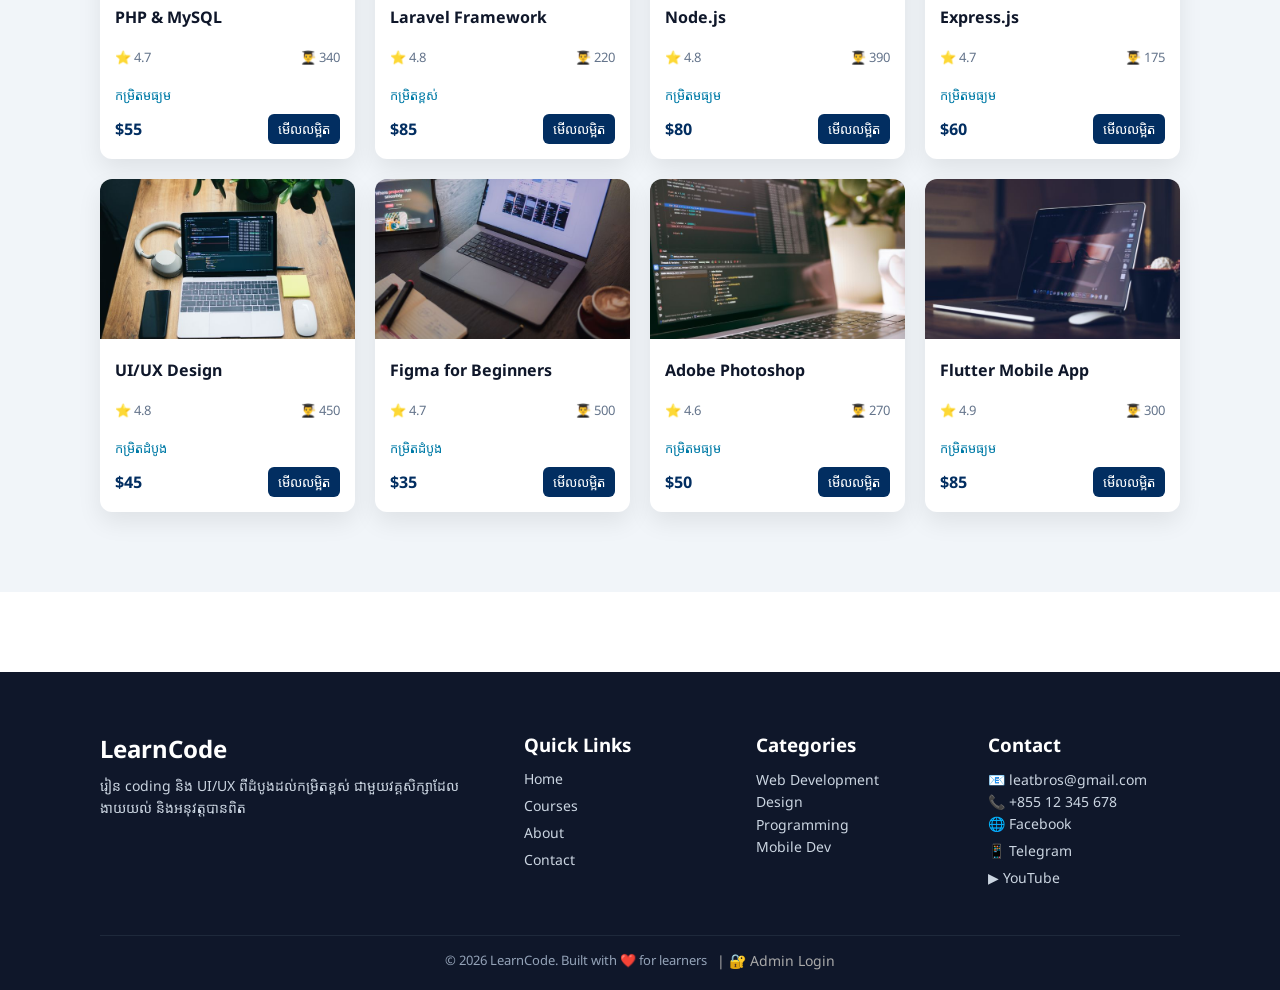
<file: html/courses.html>
<!DOCTYPE html>
<html lang="en">

<head>
    <meta charset="UTF-8">
    <meta name="viewport" content="width=device-width, initial-scale=1.0">
    <title>វគ្គសិក្សា</title>
    <link rel="icon" type="logos/png" href="../images/logos.png" />
    <!-- Google Font -->
    <link href="https://fonts.googleapis.com/css2?family=Noto+Sans+Khmer:wght@400;600;700&display=swap"
        rel="stylesheet">
    <link rel="stylesheet" href="../css/style.css">

    <link rel="stylesheet" href="https://cdnjs.cloudflare.com/ajax/libs/font-awesome/6.5.2/css/all.min.css">
</head>

<body>

    <!-- =========== Navbar =========== -->
    <header class="navbar">
        <div class="logo">🎓 សិក្សាតាម Online</div>
        <div class="menu-toggle" id="menu-toggle">
            <span></span>
            <span></span>
            <span></span>
        </div>

        <ul class="nav-links" id="nav-links">
            <!-- <li><a href="../index.html">ទំព័រដើម</a></li>
            <li><a href="./courses.html">វគ្គសិក្សា</a></li>
            <li><a href="#">ប្រភេទ</a></li>
            <li><a href="#">អំពីយើង</a></li>
            <li><a href="#">ទំនាក់ទំនង</a></li> -->
        </ul>

        <!-- ✅ KEEP SEARCH (DON'T REMOVE) -->
        <div class="nav-search">
            <input id="search_course" type="text" placeholder="ស្វែងរកវគ្គសិក្សា...">
            <button>🔍</button>
        </div>
    </header>

    <!-- =========== Courses-Section =========== -->
    <section class="courses-section">
        <div class="section-header">
            <h2>វគ្គសិក្សាដែលមាន</h2>
            <p>ជ្រើសរើសវគ្គសិក្សាដែលសាកសមសម្រាប់អ្នក</p>
        </div>
        <div class="filter-section">
            <!-- <input type="text" id="searchInput" placeholder="🔍 ស្វែងរកវគ្គសិក្សា..."> -->
            <select id="levelFilter">
                <option value="all">គ្រប់កម្រិត</option>
                <option value="Beginner">កម្រិតដំបូង</option>
                <option value="Intermediate">កម្រិតមធ្យម</option>
                <option value="Advanced">កម្រិតខ្ពស់</option>
            </select>
            <input type="number" id="priceFilter" placeholder="ស្វែងរកតាមតម្លៃ">
        </div>

        <div class="courses-grid">
            <!-- CARD (sample UI only) -->
            <!-- <div class="course-card">
                <img src="../images/p1.png" alt="course">
                <div class="course-content">
                    <h3>HTML Complete Course</h3>
                    <div class="meta">
                        <span>⭐ 4.7</span>
                        <span>👨‍🎓 320</span>
                    </div>
                    <p class="level">កម្រិតដំបូង</p>
                    <div class="bottom">
                        <span class="price">$25</span>
                        <button>មើលលម្អិត</button>
                    </div>
                </div>
            </div> -->
        </div>
    </section>

    <!-- =========== Footer =========== -->
    <footer class="footer">
        <div class="footer-wrapper">

            <!-- Brand -->
            <div class="footer-col brand">
                <h2>LearnCode</h2>
                <p>
                    រៀន coding និង UI/UX ពីដំបូងដល់កម្រិតខ្ពស់
                    ជាមួយវគ្គសិក្សាដែលងាយយល់ និងអនុវត្តបានពិត
                </p>
            </div>

            <!-- Quick Links -->
            <div class="footer-col">
                <h3>Quick Links</h3>
                <a href="#">Home</a>
                <a href="#">Courses</a>
                <a href="#">About</a>
                <a href="#">Contact</a>
            </div>

            <!-- Categories -->
            <div class="footer-col">
                <h3>Categories</h3>
                <p>Web Development</p>
                <p>Design</p>
                <p>Programming</p>
                <p>Mobile Dev</p>
            </div>

            <!-- Contact -->
            <div class="footer-col">
                <h3>Contact</h3>
                <p>📧 leatbros@gmail.com</p>
                <p>📞 +855 12 345 678</p>

                <div class="social">
                    <a href="https://facebook.com" target="_blank">🌐 Facebook</a>
                    <a href="http://t.me/leatbros0979445608" target="_blank">📱 Telegram</a>
                    <a href="https://www.youtube.com/@Brosliketeaching" target="_blank">▶ YouTube</a>
                </div>
            </div>

        </div>

        <div class="footer-bottom">
            <p>© 2026 LearnCode. Built with ❤️ for learners</p>
            <a href="./html/admin/admin-login.html" class="admin-login"> |
                🔐 Admin Login
            </a>
        </div>
    </footer>

    <script type="module" src="../js/srcipt.js"></script>
</body>

</html>
</file>
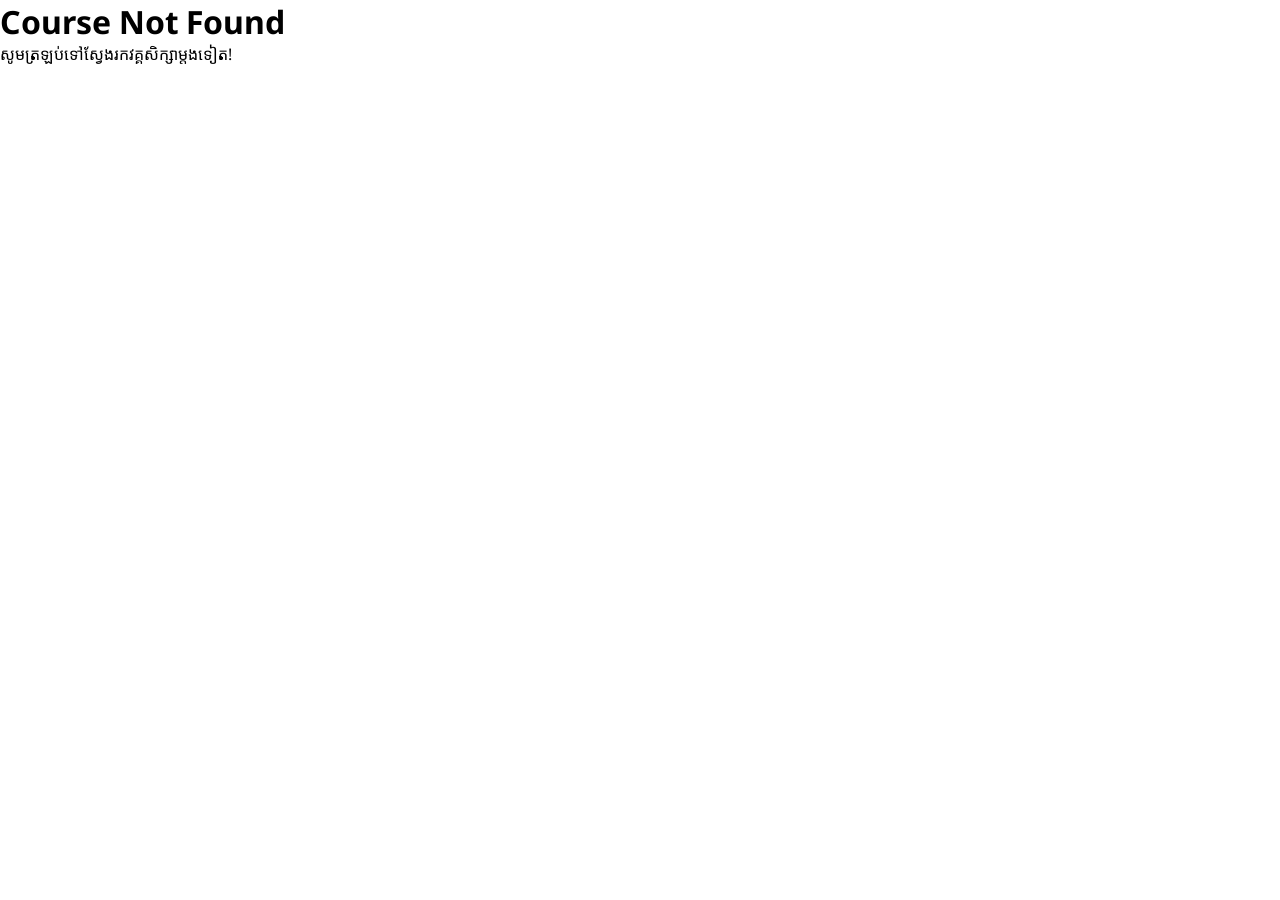
<file: html/detail.html>
<!DOCTYPE html>
<html lang="en">

<head>
    <meta charset="UTF-8">
    <meta name="viewport" content="width=device-width, initial-scale=1.0">
    <title>Course Detail</title>
    <link rel="icon" type="logos.png" href="../images/logos.png">
    <link rel="stylesheet" href="../css/detail.css">
    <!-- Google Font -->
    <link href="https://fonts.googleapis.com/css2?family=Noto+Sans+Khmer:wght@400;600;700&display=swap"
        rel="stylesheet">
</head>

<body>
    <section class="detail-container">
        <div class="detail-image">
            <img id="image">
        </div>
        <div class="detail-info">
            <p class="category" id="category"></p>
            <h1 id="title"></h1>
            <h3 id="titleKh"></h3>
            <div class="meta">
                <span>⭐ <span id="rating"></span></span>
                <span>👨‍🎓 <span id="students"></span></span>
                <span>⏱️ <span id="duration"></span></span>
            </div>
            <p class="level" id="level"></p>
            <h2><span id="price"></span></h2>
            <button class="buy-btn" id="enrollBtn">
                ចុះឈ្មោះរៀន
            </button>
            <div id="smg_success"></div>
        </div>
    </section>
    <script type="module" src="../js/detail.js"></script>
</body>
</html>
</file>
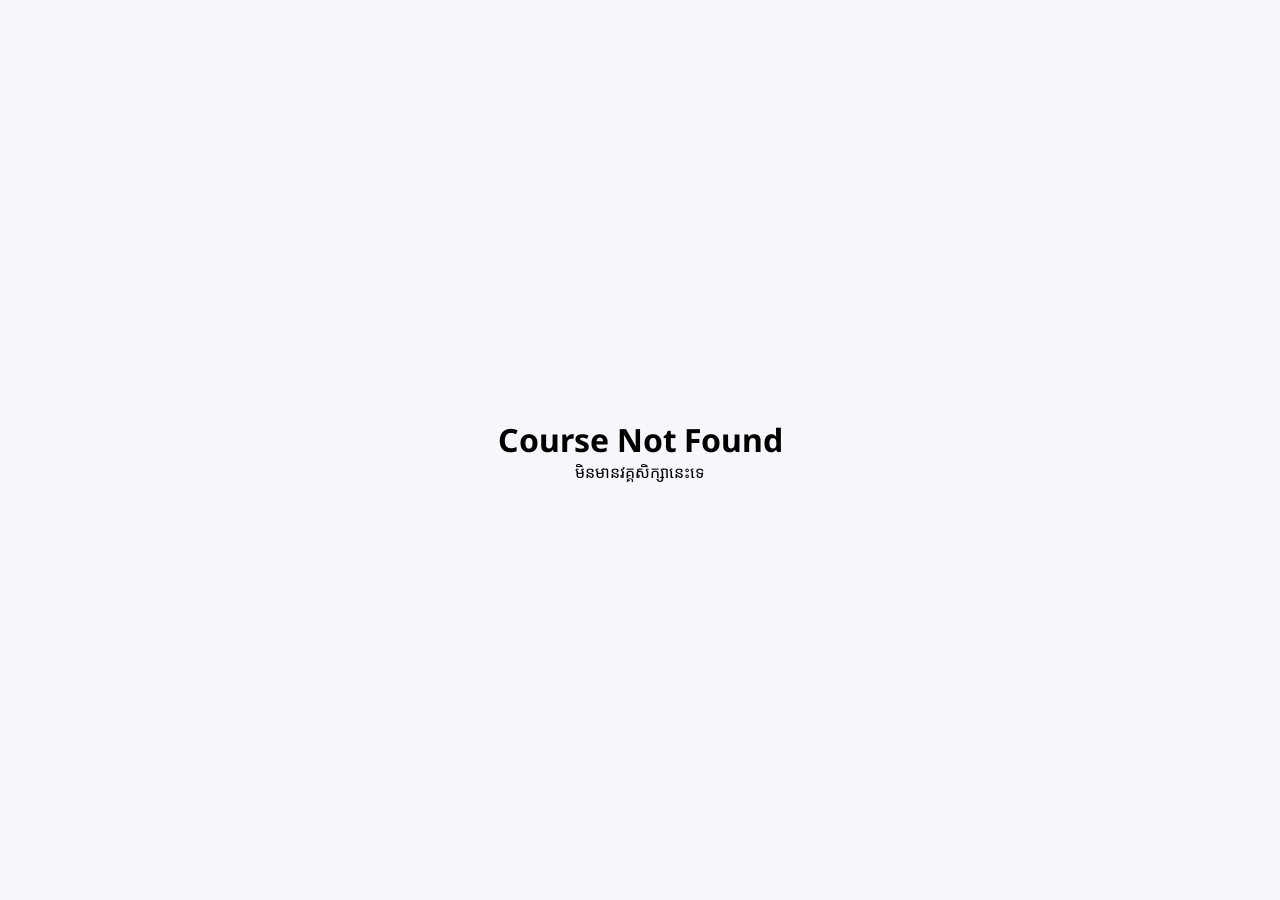
<file: html/learn.html>
<!DOCTYPE html>
<html lang="km">

<head>
    <meta charset="UTF-8">
    <meta name="viewport" content="width=device-width, initial-scale=1.0">
    <title>Learn Course</title>
    <link href="https://fonts.googleapis.com/css2?family=Noto+Sans+Khmer:wght@300;400;500;700&display=swap"
        rel="stylesheet">
    <link rel="stylesheet" href="../css/learn.css">
</head>

<body>
    <div class="container">
        <!-- Left -->
        <div class="video-section">
            <div class="course-header">
                <h1 id="courseTitle"></h1>
            </div>
            <div class="video-box">
                <iframe id="courseVideo" width="560" height="315"
                    src="https://www.youtube.com/embed/uTNlmfsH_AI?si=zCJJFGaD1CU-srT6" title="YouTube video player"
                    frameborder="0"
                    allow="accelerometer; autoplay; clipboard-write; encrypted-media; gyroscope; picture-in-picture; web-share"
                    referrerpolicy="strict-origin-when-cross-origin" allowfullscreen></iframe>
            </div>
            <div class="description">
                <h3>អំពីវគ្គសិក្សា</h3>
                <p id="courseDescription">
                    
                </p>
            </div>
        </div>

        <!-- Right -->
        <!-- <div class="lesson-section">
            <h2>📚 មេរៀន</h2>
            <ul id="lessonList">
                <li>Introduction</li>
                <li>HTML Basics</li>
                <li>CSS Basics</li>
                <li>JavaScript</li>
                <li>React Introduction</li>
            </ul>
        </div> -->
    </div>
</body>
<script type="module" src="../js/learn.js"></script>

</html>
</file>
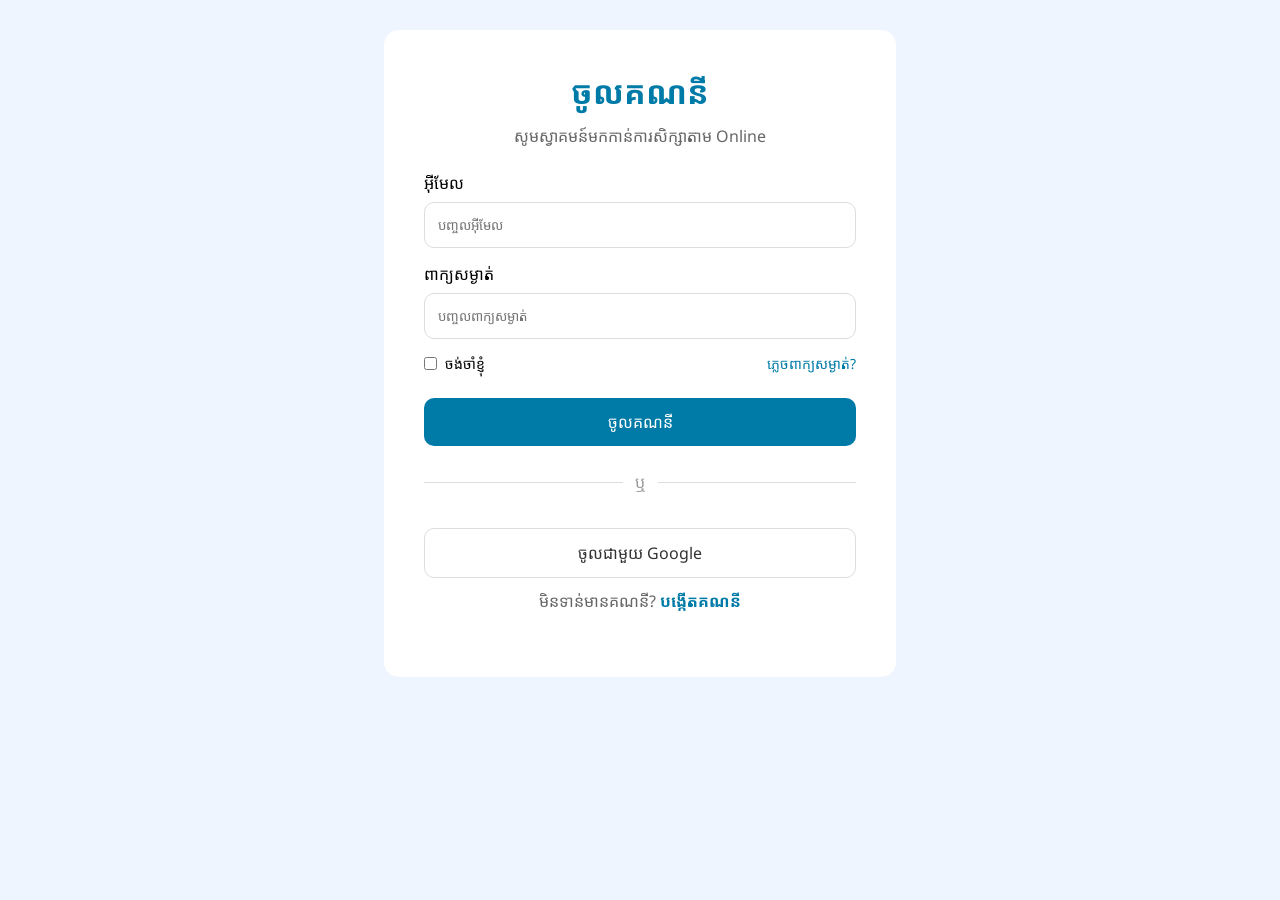
<file: html/login.html>
<!DOCTYPE html>
<html lang="km">

<head>
    <meta charset="UTF-8">
    <title>ចូលគណនី</title>
    <link rel="icon" type="logos/png" href="../images/logos.png" />
    <meta name="viewport" content="width=device-width, initial-scale=1.0">
    <link rel="stylesheet" href="../css/auth.css">
    <link href="https://fonts.googleapis.com/css2?family=Noto+Sans+Khmer:wght@300;400;500;700&display=swap"
        rel="stylesheet">
</head>

<body>
    <div class="container">
        <div class="card">
            <h1>ចូលគណនី</h1>
            <p>សូមស្វាគមន៍មកកាន់ការសិក្សាតាម Online</p>
            <form id="get_form">
                <label>អ៊ីមែល</label>
                <input id="email" type="email" placeholder="បញ្ចូលអ៊ីមែល">
                <label>ពាក្យសម្ងាត់</label>
                <input id="password" type="password" placeholder="បញ្ចូលពាក្យសម្ងាត់">
                <div class="option">
                    <div class="remember">
                        <input id="checkbod" type="checkbox">
                        <span>ចង់ចាំខ្ញុំ</span>
                    </div>
                    <a href="#">
                        ភ្លេចពាក្យសម្ងាត់?
                    </a>
                </div>
                <button type="submit">ចូលគណនី</button>
                <p id="error"></p>
                <p id="success"></p>
            </form>
            <div class="line">
                <span>ឬ</span>
            </div>
            <button class="google">
                ចូលជាមួយ Google
            </button>
            <p class="bottom">
                មិនទាន់មានគណនី?
                <a href="register.html">
                    បង្កើតគណនី
                </a>
            </p>
        </div>
    </div>
</body>
<script type="module" src="../js/login.js"></script>

</html>
</file>
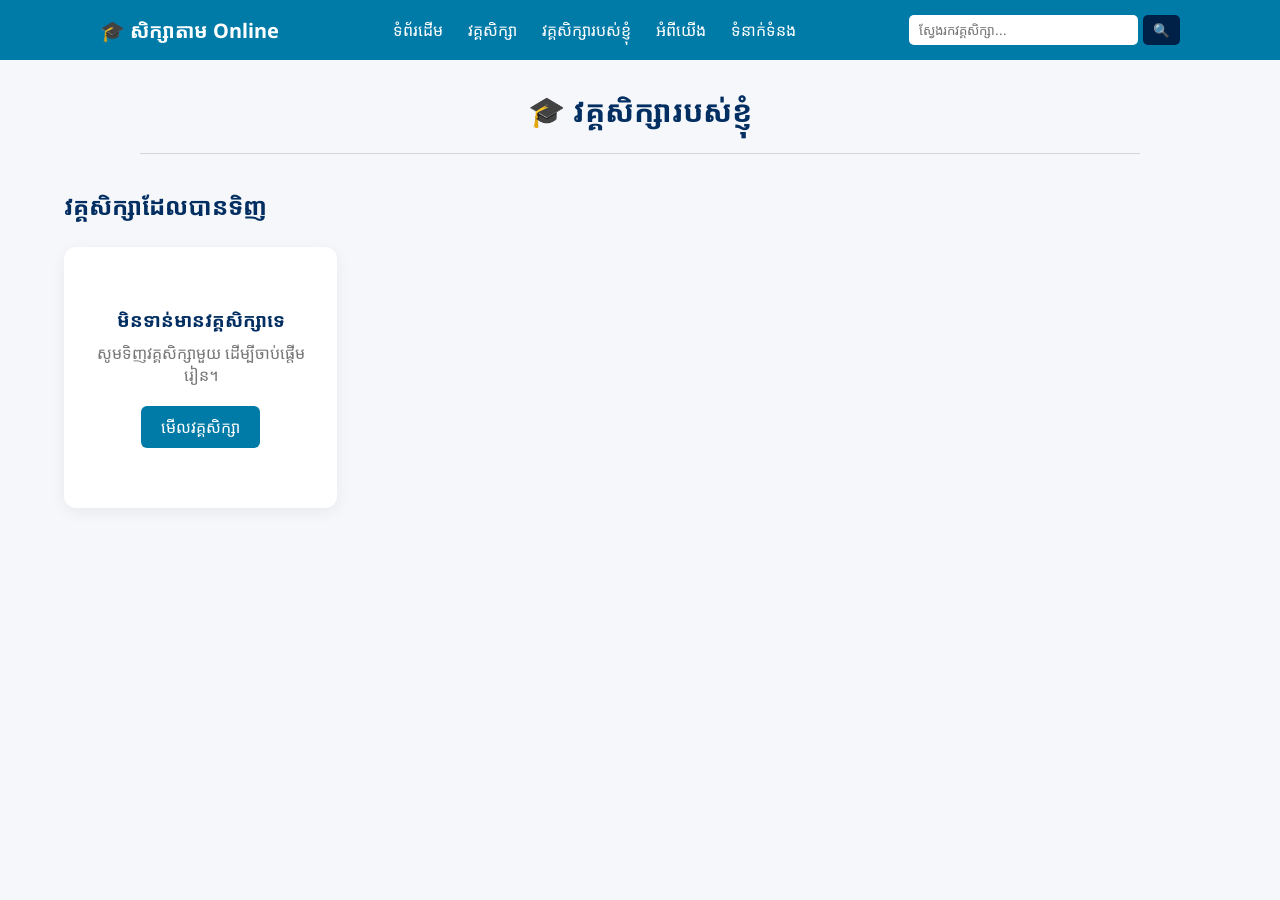
<file: html/my-courses.html>
<!DOCTYPE html>
<html lang="en">

<head>
    <meta charset="UTF-8">
    <meta name="viewport" content="width=device-width, initial-scale=1.0">
    <link rel="icon" type="logos/png" href="../images/logos.png" />
    <title>វគ្គសិក្សារបស់ខ្ញុំ</title>
    <link rel="stylesheet" href="../css/my-courses.css">
    <link rel="stylesheet" href="../css/style.css">

    <link href="https://fonts.googleapis.com/css2?family=Noto+Sans+Khmer:wght@300;400;500;700&display=swap"
        rel="stylesheet">

    <link rel="stylesheet" href="https://cdnjs.cloudflare.com/ajax/libs/font-awesome/6.5.2/css/all.min.css">
</head>

<body>

    <!-- =========== Navbar =========== -->
    <header class="navbar">
        <div class="logo">🎓 សិក្សាតាម Online</div>
        <div class="menu-toggle" id="menu-toggle">
            <span></span>
            <span></span>
            <span></span>
        </div>

        <ul class="nav-links" id="nav-links">
            <!-- <li><a href="./index.html">ទំព័រដើម</a></li>
            <li><a href="./html/courses.html">វគ្គសិក្សា</a></li>
            <li><a href="#">ប្រភេទ</a></li>
            <li><a href="./html/aboutUs.html">អំពីយើង</a></li>
            <li><a href="./html/contact.html">ទំនាក់ទំនង</a></li> -->
        </ul>

        <!-- ✅ KEEP SEARCH (DON'T REMOVE) -->
        <div class="nav-search">
            <input id="search_course" type="text" placeholder="ស្វែងរកវគ្គសិក្សា...">
            <button>🔍</button>
        </div>
    </header>

    <header>
        <h1>🎓 វគ្គសិក្សារបស់ខ្ញុំ</h1>
        <div class="line">

        </div>
    </header>

    <main class="my-courses-container">

        <h2>វគ្គសិក្សាដែលបានទិញ</h2>

        <div id="myCourses" class="courses-grid">
            <!-- Courses will appear here -->
        </div>

    </main>

    <script type="module" src="../js/srcipt.js"></script>
    <script type="module" src="../js/my-courses.js"></script>
</body>

</html>
</file>
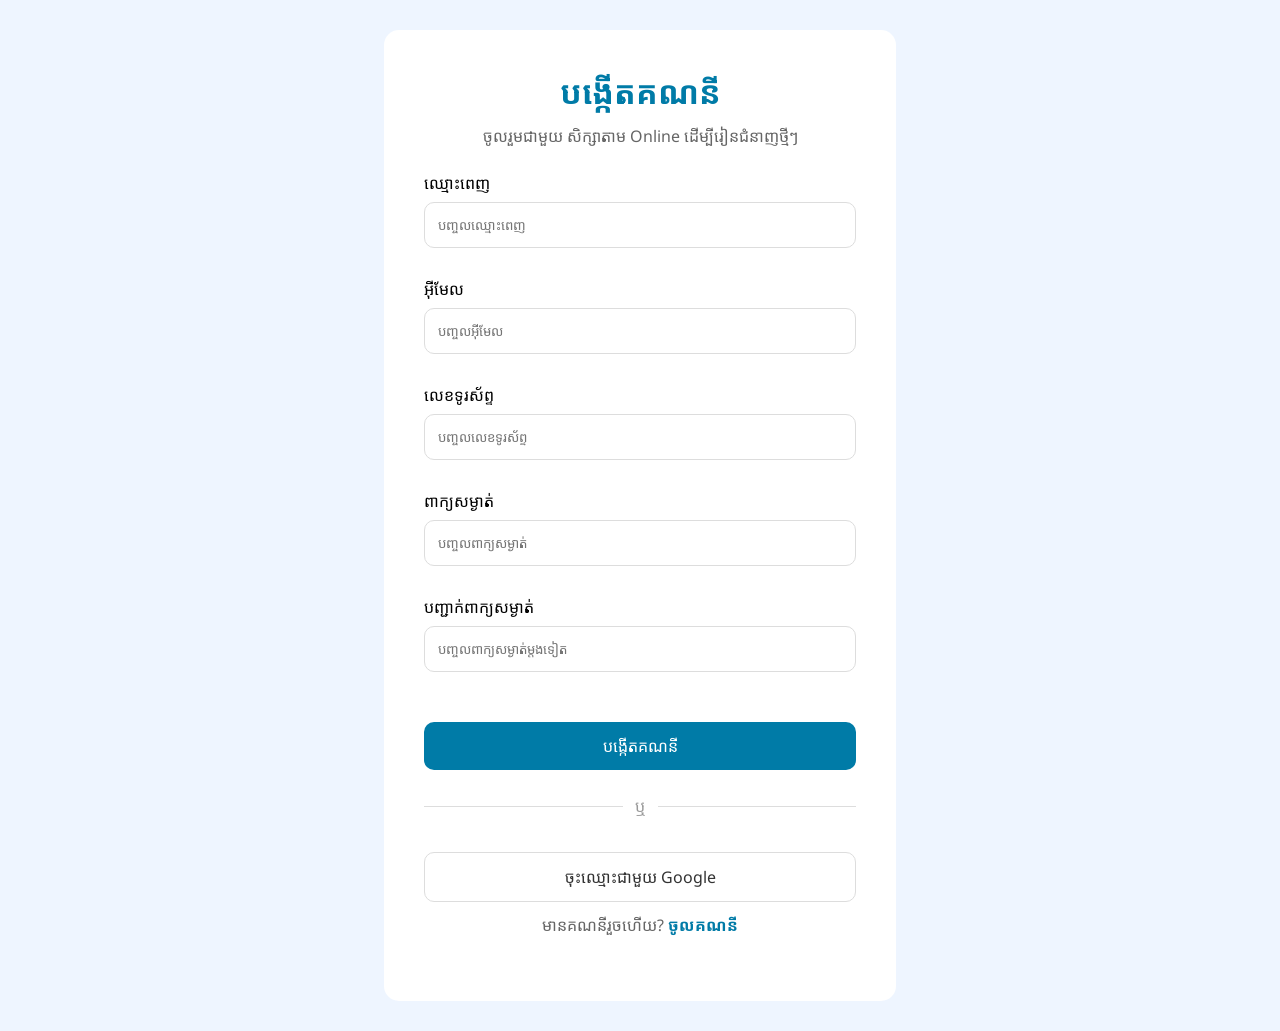
<file: html/register.html>
<!DOCTYPE html>
<html lang="km">

<head>
    <meta charset="UTF-8">
    <title>បង្កើតគណនី</title>
    <link rel="icon" type="logos/png" href="../images/logos.png" />
    <meta name="viewport" content="width=device-width, initial-scale=1.0">
    <link rel="stylesheet" href="../css/auth.css">
    <link href="https://fonts.googleapis.com/css2?family=Noto+Sans+Khmer:wght@300;400;500;700&display=swap"
        rel="stylesheet">
</head>

<body>

    <div class="container">
        <div class="card register-card">
            <h1>បង្កើតគណនី</h1>
            <p>
                ចូលរួមជាមួយ សិក្សាតាម Online ដើម្បីរៀនជំនាញថ្មីៗ
            </p>
            <form id="registerForm">
                <label>ឈ្មោះពេញ</label>
                <input id="fullname" type="text" placeholder="បញ្ចូលឈ្មោះពេញ">

                <label>អ៊ីមែល</label>
                <input id="email" type="email" placeholder="បញ្ចូលអ៊ីមែល">

                <label>លេខទូរស័ព្ទ</label>
                <input id="phone" type="text" placeholder="បញ្ចូលលេខទូរស័ព្ទ">

                <label>ពាក្យសម្ងាត់</label>
                <input id="password" type="password" placeholder="បញ្ចូលពាក្យសម្ងាត់">

                <label>បញ្ជាក់ពាក្យសម្ងាត់</label>
                <input id="confirmPassword" type="password" placeholder="បញ្ចូលពាក្យសម្ងាត់ម្តងទៀត">
                <p id="passwordError"></p>
                <p id="successMessage"></p>
                <button type="submit">បង្កើតគណនី</button>
            </form>

            <div class="line">
                <span>ឬ</span>
            </div>

            <button class="google">
                ចុះឈ្មោះជាមួយ Google
            </button>

            <p class="bottom">
                មានគណនីរួចហើយ?
                <a href="login.html">
                    ចូលគណនី
                </a>
            </p>
        </div>
    </div>
</body>
<script type="module" src="../js/register.js"></script>
</html>
</file>
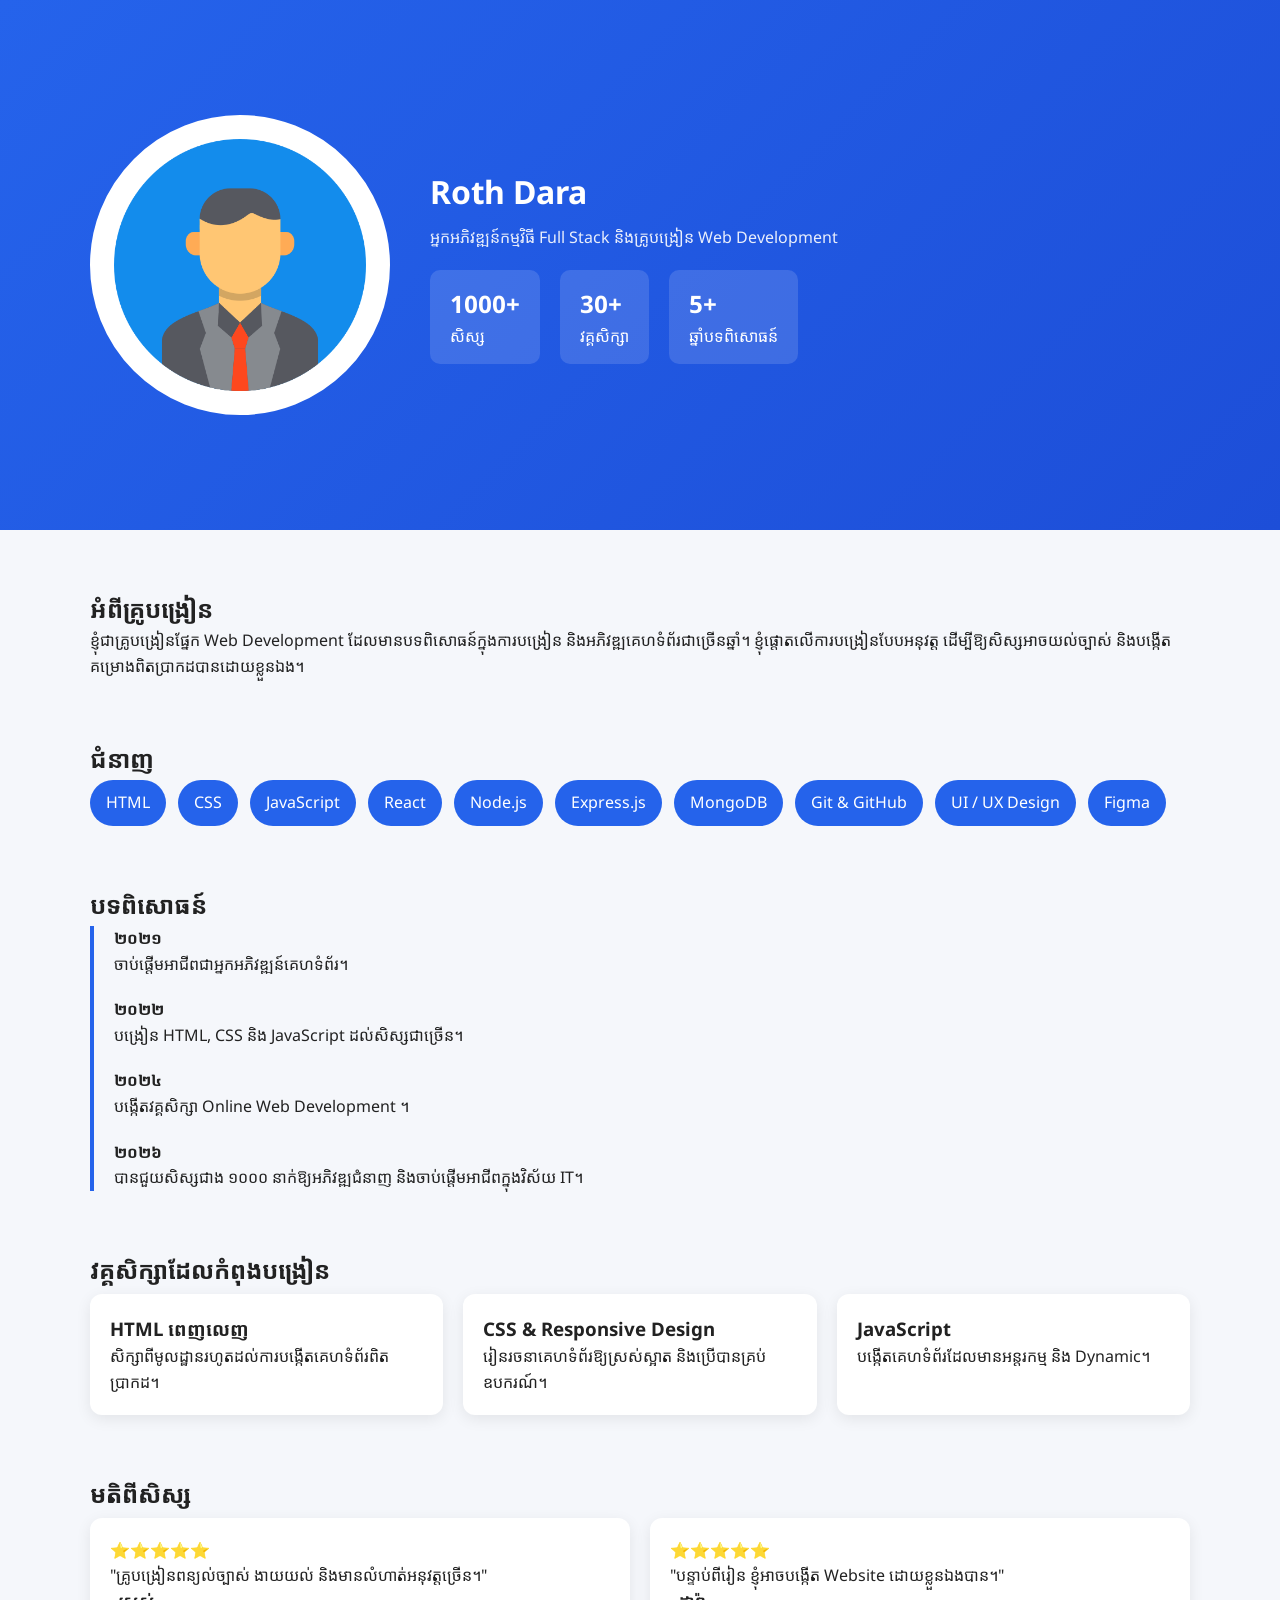
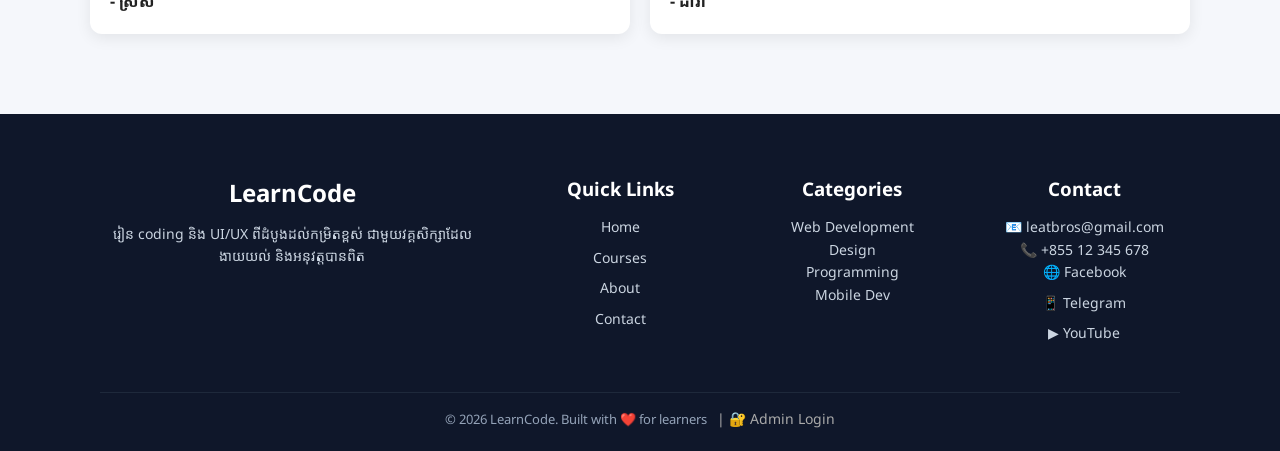
<file: html/teacher.html>
<!DOCTYPE html>
<html lang="en">

<head>
    <meta charset="UTF-8">
    <meta name="viewport" content="width=device-width, initial-scale=1.0">
    <title>Short Course Online</title>
    <link rel="icon" type="logos/png" href="../images/logos.png" />
    <!-- Google Font -->
    <link href="https://fonts.googleapis.com/css2?family=Noto+Sans+Khmer:wght@400;600;700&display=swap"
        rel="stylesheet">

    <link rel="stylesheet" href="../css/style.css">
    <link rel="stylesheet" href="../css/teacher.css">
</head>

<body>
    <!-- Hero Section -->
    <header class="hero">
        <div class="container hero-grid">
            <img src="../images/profile.png" alt="គ្រូបង្រៀន" class="avatar">
            <div>
                <h1>Roth Dara</h1>
                <p class="role">អ្នកអភិវឌ្ឍន៍កម្មវិធី Full Stack និងគ្រូបង្រៀន Web Development</p>
                <div class="stats">
                    <!-- <div>
                        <strong>១០០០+</strong>
                        <span>សិស្ស</span>
                    </div>
                    <div>
                        <strong>៣០+</strong>
                        <span>វគ្គសិក្សា</span>
                    </div>
                    <div>
                        <strong>៥+</strong>
                        <span>ឆ្នាំបទពិសោធន៍</span>
                    </div> -->
                </div>
            </div>
        </div>
    </header>

    <!-- About -->
    <section class="container">
        <h2>អំពីគ្រូបង្រៀន</h2>
        <p>
            ខ្ញុំជាគ្រូបង្រៀនផ្នែក Web Development ដែលមានបទពិសោធន៍ក្នុងការបង្រៀន
            និងអភិវឌ្ឍគេហទំព័រជាច្រើនឆ្នាំ។ ខ្ញុំផ្តោតលើការបង្រៀនបែបអនុវត្ត
            ដើម្បីឱ្យសិស្សអាចយល់ច្បាស់ និងបង្កើតគម្រោងពិតប្រាកដបានដោយខ្លួនឯង។
        </p>
    </section>
    <!-- Skills -->
    <section class="container">
        <h2 class="title-mix">ជំនាញ</h2>
        <div class="badges">
            <!-- <span>HTML</span>
            <span>CSS</span>
            <span>JavaScript</span>
            <span>Bootstrap</span>
            <span>React</span>
            <span>Node.js</span>
            <span>Express.js</span>
            <span>MongoDB</span>
            <span>Git & GitHub</span>
            <span>UI / UX Design</span>
            <span>Figma</span> -->
        </div>
    </section>

    <!-- Experience -->
    <section class="container">
        <h2>បទពិសោធន៍</h2>
        <div class="timeline">
            <!-- <div class="item">
                <b>២០២១</b>
                <p>ចាប់ផ្តើមអាជីពជាអ្នកអភិវឌ្ឍន៍គេហទំព័រ។</p>
            </div>
            <div class="item">
                <b>២០២២</b>
                <p>បង្រៀន HTML, CSS និង JavaScript ដល់សិស្សជាច្រើន។</p>
            </div>
            <div class="item">
                <b>២០២៤</b>
                <p>បង្កើតវគ្គសិក្សា Online Web Development ។</p>
            </div>
            <div class="item">
                <b>២០២៦</b>
                <p>បានជួយសិស្សជាង ១០០០ នាក់ឱ្យអភិវឌ្ឍជំនាញ និងចាប់ផ្តើមអាជីពក្នុងវិស័យ IT។</p>
            </div> -->
        </div>
    </section>
    <!-- Courses -->
    <section class="container">
        <h2 style="margin-bottom: 5px;">វគ្គសិក្សាដែលកំពុងបង្រៀន</h2>
        <div class="cards">
            <div class="card">
                <h3>HTML ពេញលេញ</h3>
                <p>សិក្សាពីមូលដ្ឋានរហូតដល់ការបង្កើតគេហទំព័រពិតប្រាកដ។</p>
            </div>
            <div class="card">
                <h3>CSS & Responsive Design</h3>
                <p>រៀនរចនាគេហទំព័រឱ្យស្រស់ស្អាត និងប្រើបានគ្រប់ឧបករណ៍។</p>
            </div>

            <div class="card">
                <h3>JavaScript</h3>
                <p>បង្កើតគេហទំព័រដែលមានអន្តរកម្ម និង Dynamic។</p>
            </div>
        </div>
    </section>

    <!-- Reviews -->
    <section class="container">
        <h2 style="margin-bottom: 4px;">មតិពីសិស្ស</h2>
        <div class="cards">
            <div class="card">
                ⭐⭐⭐⭐⭐
                <p>
                    "គ្រូបង្រៀនពន្យល់ច្បាស់ ងាយយល់ និងមានលំហាត់អនុវត្តច្រើន។"
                </p>
                <strong>- ស្រស់</strong>
            </div>
            <div class="card">
                ⭐⭐⭐⭐⭐
                <p>
                    "បន្ទាប់ពីរៀន ខ្ញុំអាចបង្កើត Website ដោយខ្លួនឯងបាន។"
                </p>
                <strong>- ដារ៉ា</strong>
            </div>
        </div>
    </section>

    <!-- =========== Footer =========== -->
    <footer class="footer">
        <div class="footer-wrapper">

            <!-- Brand -->
            <div class="footer-col brand">
                <h2>LearnCode</h2>
                <p>
                    រៀន coding និង UI/UX ពីដំបូងដល់កម្រិតខ្ពស់
                    ជាមួយវគ្គសិក្សាដែលងាយយល់ និងអនុវត្តបានពិត
                </p>
            </div>

            <!-- Quick Links -->
            <div class="footer-col">
                <h3>Quick Links</h3>
                <a href="#">Home</a>
                <a href="#">Courses</a>
                <a href="#">About</a>
                <a href="#">Contact</a>
            </div>

            <!-- Categories -->
            <div class="footer-col">
                <h3>Categories</h3>
                <p>Web Development</p>
                <p>Design</p>
                <p>Programming</p>
                <p>Mobile Dev</p>
            </div>

            <!-- Contact -->
            <div class="footer-col">
                <h3>Contact</h3>
                <p>📧 leatbros@gmail.com</p>
                <p>📞 +855 12 345 678</p>

                <div class="social">
                    <a href="https://facebook.com" target="_blank">🌐 Facebook</a>
                    <a href="http://t.me/leatbros0979445608" target="_blank">📱 Telegram</a>
                    <a href="https://www.youtube.com/@Brosliketeaching" target="_blank">▶ YouTube</a>
                </div>
            </div>

        </div>

        <div class="footer-bottom">
            <p>© 2026 LearnCode. Built with ❤️ for learners</p>
            <a href="./admin/admin-login.html" class="admin-login"> |
                🔐 Admin Login
            </a>
        </div>
    </footer>
</body>
<script type="module" src="../js/teacher.js"></script>
</html>
</file>
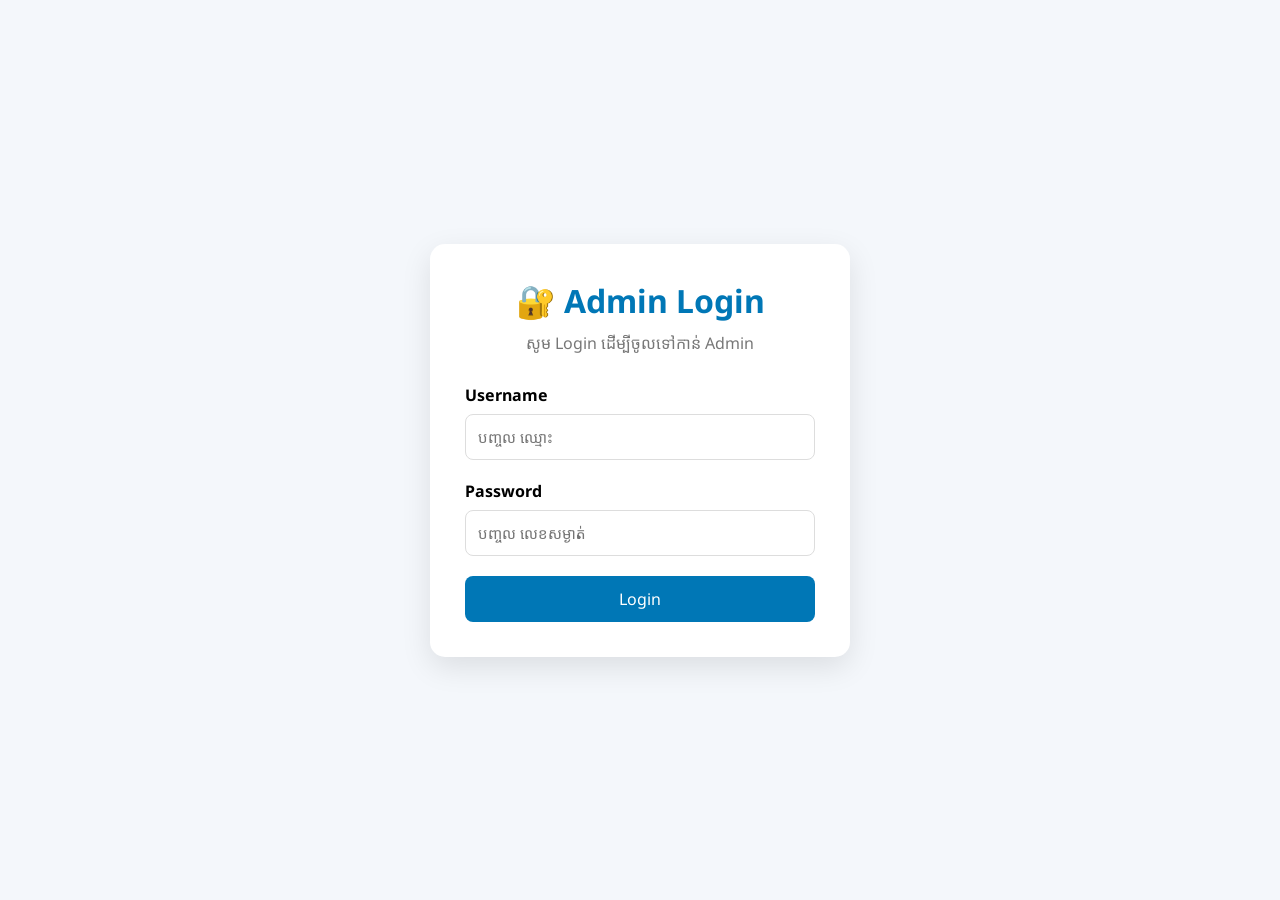
<file: html/admin/admin-login.html>
<!DOCTYPE html>
<html lang="km">

<head>
    <meta charset="UTF-8">
    <meta name="viewport" content="width=device-width, initial-scale=1.0">

    <title>Admin Login</title>

    <!-- Google Font -->
    <link href="https://fonts.googleapis.com/css2?family=Noto+Sans+Khmer:wght@400;600;700&display=swap"
        rel="stylesheet">

    <link rel="stylesheet" href="../../css/admin/admin.login.css">
</head>

<body>

    <div class="login-container">

        <div class="login-box">

            <h1>🔐 Admin Login</h1>

            <p>សូម Login ដើម្បីចូលទៅកាន់ Admin</p>

            <form id="loginForm">

                <!-- Username -->
                <div class="form-group">
                    <label for="username">
                        Username
                    </label>

                    <input type="text" id="username" placeholder="បញ្ចូល ឈ្មោះ">

                    <small id="usernameError"></small>
                </div>


                <!-- Password -->
                <div class="form-group">

                    <label for="password">
                        Password
                    </label>

                    <input type="password" id="password" placeholder="បញ្ចូល លេខសម្ងាត់">

                    <small id="passwordError"></small>

                </div>


                <p id="loginError"></p>


                <button type="submit">
                    Login
                </button>

            </form>

        </div>

    </div>

    <script src="../../js/admin/admin-login.js"></script>

</body>

</html>
</file>
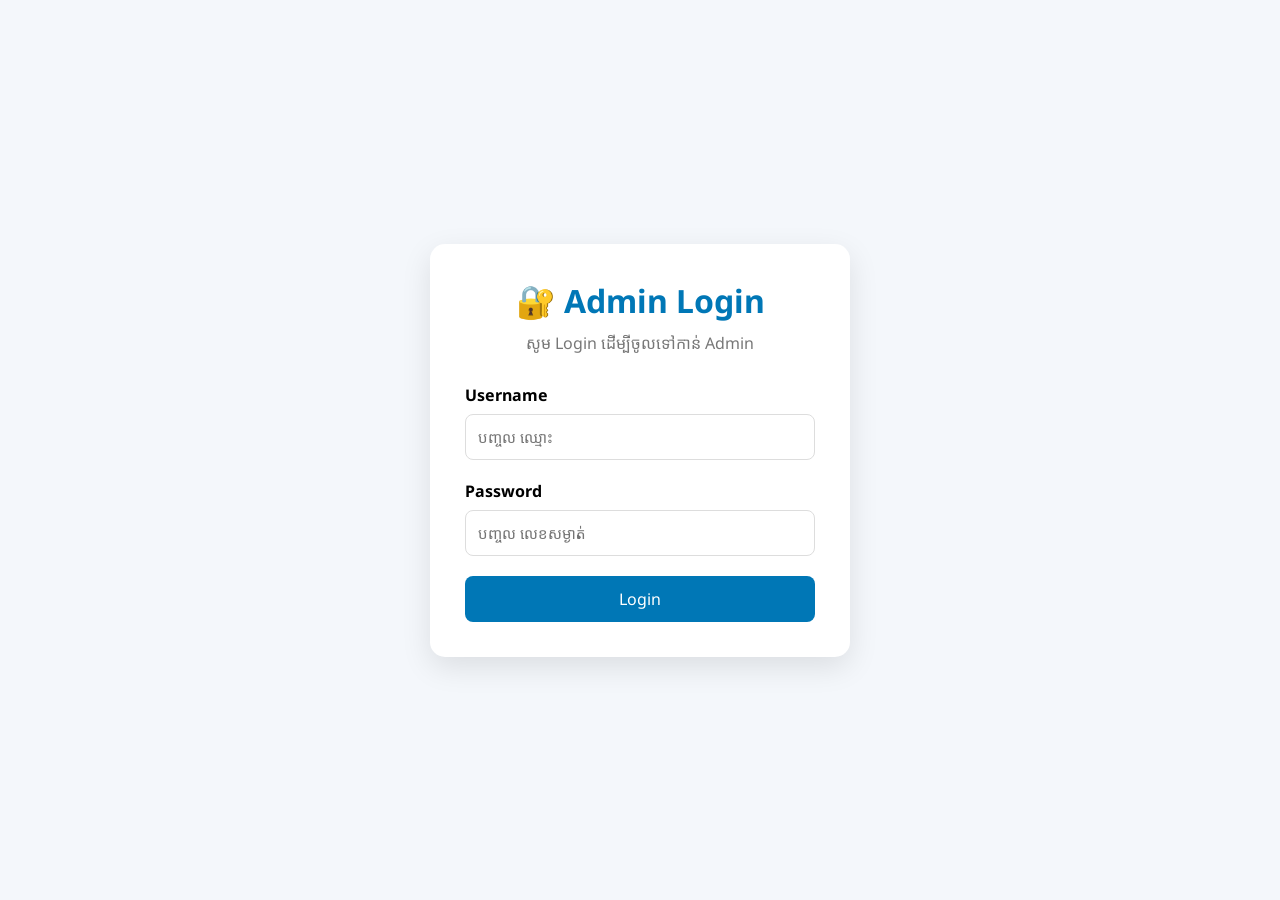
<file: html/admin/admin-message.html>
<!DOCTYPE html>
<html lang="km">

<head>
    <meta charset="UTF-8">
    <title>Admin Messages</title>
    <link rel="stylesheet" href="../../css/admin/admin-message.css">
    <!-- Google Font -->
    <link href="https://fonts.googleapis.com/css2?family=Noto+Sans+Khmer:wght@400;600;700&display=swap"
        rel="stylesheet">
</head>

<body>

    <div class="container">
        <h1>📩 ប្រអប់សាររបស់ Admin</h1>

        <table>
            <thead>
                <tr>
                    <th>ID</th>
                    <th>ឈ្មោះ</th>
                    <th>Email</th>
                    <th>សារ</th>
                    <th>កាលបរិច្ឆេទ</th>
                    <th>Action</th>
                </tr>
                
            </thead>

            <tbody id="messageList">

            </tbody>
        </table>

        <p id="empty"></p>

    </div>

    <!-- Back -->
    <div class="back-wrapper">
        <a href="../../index.html" class="back-btn">
            ← ត្រឡប់ទៅទំព័រដើម
        </a>
    </div>

    <script src="../../js/admin/admin-message.js"></script>
</body>

</html>
</file>
<file: css/style.css>
* {
    margin: 0;
    padding: 0;
    box-sizing: border-box;
    font-family: "Noto Sans Khmer", sans-serif;
}

/* ============== Navbar ============== */
.navbar {
    display: flex;
    justify-content: space-between;
    align-items: center;
    padding: 15px 100px;
    background: #007BA7;
    color: white;
    position: relative;
    z-index: 1000;
    position: sticky;
    top: 0;
    /* border-bottom: 1px solid #969595; */
}

/* LOGO */
.logo {
    font-size: 20px;
    font-weight: bold;
}

/* NAV LINKS (desktop) */
.nav-links {
    list-style: none;
    display: flex;
    gap: 25px;
}

.nav-links a {
    text-decoration: none;
    color: white;
    transition: 0.3s;
}

.nav-links a:hover {
    color: #c4dce4;
}

/* SEARCH (desktop) */
.nav-search {
    display: flex;
    gap: 5px;
}

.nav-search input {
    padding: 6px 10px;
    border: none;
    border-radius: 5px;
    outline: none;
}

.nav-search button {
    padding: 6px 10px;
    border: none;
    border-radius: 5px;
    cursor: pointer;
    background: #002147;
    color: white;
}

/* HAMBURGER */
.menu-toggle {
    display: none;
    flex-direction: column;
    gap: 5px;
    cursor: pointer;
    z-index: 1100;
}

.menu-toggle span {
    width: 25px;
    height: 3px;
    background: white;
    transition: 0.3s;
}

/* OVERLAY */
.overlay {
    position: fixed;
    inset: 0;
    background: rgba(0, 0, 0, 0.5);
    opacity: 0;
    visibility: hidden;
    transition: 0.3s;
    z-index: 900;
}

/* ======== Hero-section ======== */
.hero {
    display: flex;
    justify-content: space-between;
    align-items: center;
    gap: 50px;
    padding: 80px 100px;
    flex-wrap: wrap;
}

/* TEXT SIDE */
.hero-content {
    flex: 1;
}

.hero-content h1 {
    font-size: 2.6rem;
    margin-bottom: 10px;
}

.hero-content p {
    color: #555;
    font-size: 1.1rem;
    margin-bottom: 20px;
}

/* ⭐ TRUST */
.trust {
    display: flex;
    gap: 15px;
    flex-wrap: wrap;
    margin-bottom: 15px;
}

.trust span {
    background: #f3f4f6;
    padding: 8px 12px;
    border-radius: 20px;
    font-size: 14px;
}

/* ⭐ FEATURES */
.features {
    list-style: none;
    padding: 0;
    margin-top: 10px;
}

.features li {
    margin-bottom: 8px;
    font-size: 15px;
    color: #333;
}

/* VIDEO */
.hero-video {
    flex: 1;
    display: flex;
    justify-content: center;
}

.hero-video iframe {
    width: 100%;
    max-width: 650px;
    aspect-ratio: 16 / 9;
    border: none;
    border-radius: 18px;
    box-shadow: 0 12px 35px rgba(0, 0, 0, 0.18);
}

.hero-video iframe {
    width: 100%;
    max-width: 650px;
    aspect-ratio: 16 / 9;
    border: none;
    border-radius: 18px;
    box-shadow: 0 12px 35px rgba(0, 0, 0, .18);
    transition: .3s ease;
}

.hero-video iframe:hover {
    transform: translateY(-5px);
    box-shadow: 0 20px 45px rgba(0, 0, 0, .25);
}

/* ======== Courses-section ======== */
/* SECTION */
.courses-section {
    padding: 80px 100px;
    background: #f1f5f9;
}

/* HEADER */
.section-header {
    text-align: center;
    margin-bottom: 40px;
}

.section-header h2 {
    font-size: 32px;
    color: #0f172a;
}

.section-header p {
    color: #64748b;
    margin-top: 5px;
}


/* =========================
   FILTER SECTION CONTAINER
========================= */
.filter-section {
    display: flex;
    gap: 12px;
    /* justify-content: center; */
    align-items: center;
    flex-wrap: wrap;
    margin: 20px 0 40px;
    padding: 15px;
    background: #ffffff;
    border-radius: 12px;
    box-shadow: 0 8px 20px rgba(0, 0, 0, 0.05);
}

/* SEARCH INPUT */

.filter-section input[type="text"] {
    width: 280px;
    padding: 12px 14px;
    border: 1px solid #e2e8f0;
    border-radius: 10px;
    outline: none;
    font-size: 14px;
    transition: 0.3s;
}

.filter-section input[type="text"]:focus {
    border-color: #007BA7;
    box-shadow: 0 0 0 3px rgba(0, 123, 167, 0.15);
}

/* =========================
   SELECT (LEVEL FILTER)
========================= */
.filter-section select {
    width: 200px;
    padding: 12px 14px;

    border: 1px solid #e2e8f0;
    border-radius: 10px;

    outline: none;
    font-size: 14px;

    background: #fff;
    cursor: pointer;

    transition: 0.3s;
}

.filter-section select:focus {
    border-color: #007BA7;
    box-shadow: 0 0 0 3px rgba(0, 123, 167, 0.15);
}

/* =========================
   NUMBER INPUT (PRICE)
========================= */
.filter-section input[type="number"] {
    width: 180px;
    padding: 12px 14px;
    border: 1px solid #e2e8f0;
    border-radius: 10px;

    outline: none;
    font-size: 14px;

    transition: 0.3s;
}

.filter-section input[type="number"]:focus {
    border-color: #007BA7;
    box-shadow: 0 0 0 3px rgba(0, 123, 167, 0.15);
}



/* GRID */
.courses-grid {
    display: grid;
    grid-template-columns: 1fr 1fr 1fr 1fr;
    gap: 20px;
}

/* CARD */
.course-card {
    background: white;
    border-radius: 12px;
    overflow: hidden;
    box-shadow: 0 10px 25px rgba(0, 0, 0, 0.08);
    transition: 0.3s;
}

.course-card:hover {
    transform: translateY(-5px);
}

/* IMAGE */
.course-card img {
    width: 100%;
    height: 160px;
    object-fit: cover;
}

/* CONTENT */
.course-content {
    padding: 15px;
}

.course-content h3 {
    font-size: 16px;
    margin-bottom: 10px;
    color: #0f172a;
}

/* META */
.meta {
    display: flex;
    justify-content: space-between;
    font-size: 13px;
    color: #64748b;
    margin-bottom: 8px;
}

/* LEVEL */
.level {
    font-size: 13px;
    color: #007BA7;
    margin-bottom: 10px;
}

/* BOTTOM */
.bottom {
    display: flex;
    justify-content: space-between;
    align-items: center;
}

.price {
    font-weight: bold;
    color: #022e61;
}

/* BUTTON */
.bottom button {
    background: #022e61;
    color: white;
    border: none;
    padding: 6px 10px;
    border-radius: 6px;
    cursor: pointer;
    transition: 0.3s;
}

.bottom button:hover {
    background: #03407f;

}

/* ========= Not  Found ========= */
.not-found {
    color: #002147;
    opacity: 0.6;
}

/* ==========================
   WHY SECTION
========================== */

.why-section {
    padding: 80px 100px;
    background: #f8f9fc;
    text-align: center;
}

.why-section h2 {
    font-size: 2rem;
    margin-bottom: 50px;
}

.why-grid {
    display: grid;
    grid-template-columns: 1fr 1fr 1fr 1fr;
    gap: 20px;
}

.why-card {
    background: #fff;
    padding: 30px;
    border-radius: 15px;
    box-shadow: 0 8px 20px rgba(0, 0, 0, .08);
    transition: .3s;
}

.why-card:hover {
    transform: translateY(-8px);
}

.why-card h3 {
    margin-bottom: 15px;
    color: #2563eb;
}

.why-card p {
    color: #555;
    line-height: 1.7;
}

/* ==========================
   RESPONSIVE
========================== */

@media(max-width:768px) {

    .instructor-box {
        flex-direction: column;
        text-align: center;
    }

    .instructor-box img {
        width: 180px;
        height: 180px;
    }

    .cta-section h2 {
        font-size: 1.8rem;
    }

    .newsletter-box {
        flex-direction: column;
        align-items: center;
    }

    .newsletter-box button {
        width: 400px;
        max-width: 100%;
    }
}

/* =========== Instructor Section =========== */
.instructor-section {
    padding: 80px 100px;
    background: #f8fafc;
}

.instructor-card {
    display: flex;
    align-items: center;
    gap: 50px;
    background: white;
    border-radius: 18px;
    padding: 40px;
    box-shadow: 0 10px 30px rgba(0, 0, 0, .08);
    margin-top: 40px;
    flex-wrap: wrap;
}

.instructor-image {
    flex: 1;
    text-align: center;
}

.instructor-image img {
    width: 280px;
    height: 280px;
    border-radius: 50%;
    object-fit: cover;
    border: 6px solid #2563eb;
}

.instructor-info {
    flex: 2;
}

.instructor-info h3 {
    font-size: 2rem;
    margin-bottom: 10px;
}

.position {
    display: inline-block;
    color: #2563eb;
    font-weight: bold;
    margin-bottom: 20px;
}

.instructor-info p {
    color: #555;
    line-height: 1.8;
    margin-bottom: 30px;
}

.instructor-stats {
    display: flex;
    gap: 40px;
    margin-bottom: 30px;
    flex-wrap: wrap;
}

.instructor-stats div {
    text-align: center;
}

.instructor-stats h4 {
    font-size: 2rem;
    color: #2563eb;
}

.instructor-stats span {
    color: #666;
}

.instructor-info button {
    padding: 12px 30px;
    border: none;
    background: #2563eb;
    color: white;
    border-radius: 8px;
    cursor: pointer;
    transition: .3s;
}

.instructor-info button:hover {
    background: #1d4ed8;
}

@media (max-width:768px) {

    .instructor-section {
        padding: 60px 20px;
    }

    .instructor-card {
        text-align: center;
        padding: 30px 20px;
    }

    .instructor-stats {
        justify-content: center;
    }

    .instructor-image img {
        width: 220px;
        height: 220px;
    }

}



/* ========= Footer ========= */
.footer {
    background: #0f172a;
    color: #e2e8f0;
    padding: 60px 100px 20px;
    /* padding: 80px 20px; */
    margin-top: 80px;
}

.footer-wrapper {
    display: grid;
    grid-template-columns: 2fr 1fr 1fr 1fr;
    gap: 40px;
    /* max-width: 1200px; */
    width: 100%;
    margin: auto;
}

.footer-col h2 {
    color: #ffffff;
    margin-bottom: 10px;
}

.footer-col h3 {
    margin-bottom: 12px;
    color: #ffffff;
}

.footer-col p {
    font-size: 14px;
    line-height: 1.6;
    color: #cbd5e1;
}

.footer-col a {
    display: block;
    color: #cbd5e1;
    text-decoration: none;
    margin-bottom: 8px;
    font-size: 14px;
    transition: 0.3s;
}

.footer-col a:hover {
    color: #38bdf8;
    transform: translateX(5px);
}

.category {
    display: block;
    color: #cbd5e1;
    margin-bottom: 6px;
}

.social span {
    display: block;
    font-size: 14px;
    margin-top: 6px;
    cursor: pointer;
}

.footer-bottom {
    text-align: center;
    margin-top: 40px;
    padding-top: 15px;
    border-top: 1px solid #1e293b;
    font-size: 13px;
    color: #94a3b8;
}



/* ================= Page Detail ================= */
.detail-container {
    max-width: 1200px;
    margin: 60px auto;
    display: grid;
    grid-template-columns: 1fr 1fr;
    gap: 50px;
    align-items: center;
    padding: 20px;
}

.detail-image img {
    width: 100%;
    border-radius: 15px;
}

.meta {
    display: flex;
    gap: 20px;
    margin: 20px 0;
}

.buy-btn {
    margin-top: 30px;
    padding: 15px 30px;
    background: #2563eb;
    color: white;
    border: none;
    border-radius: 10px;
    cursor: pointer;

}

/* admin-login */
.footer-bottom {
    display: flex;
    justify-content:center;
    align-items: center;
    gap: 10px;
}

.admin-login {
    color: #aaa;
    text-decoration: none;
    font-size: 14px;
    transition: 0.3s;
}

.admin-login:hover {
    color: white;
}

/* ================= MOBILE ================= */
@media (max-width: 1250px) {

    .courses-grid,
    .why-grid {
        grid-template-columns: 1fr 1fr 1fr;
    }
}


@media (max-width: 1100px) {

    .navbar {
        padding: 15px 20px;
    }

    /* .why-section {
        padding: 80px 100px;
        background: #f8f9fc;
        text-align: center;
    } */

    .courses-section,
    .why-section {
        padding: 40px 20px;
        /* background: #f1f5f9; */
    }

    .footer {
        padding: 60px 20px 20px;
    }

    .hero {
        padding: 80px 20px;
    }

    .courses-grid,
    .why-grid {
        grid-template-columns: 1fr 1fr 1fr;
    }
}


@media (max-width: 800px) {

    .menu-toggle {
        display: flex;
    }

    /* slide menu */
    .nav-links {
        position: fixed;
        top: 0;
        right: -100%;
        width: 70%;
        height: 100vh;
        background: #002147;
        flex-direction: column;
        padding-top: 80px;
        gap: 20px;
        transition: 0.4s ease;
        padding-left: 20px;
    }

    .nav-links.active {
        right: 0;
    }

    /* hide search on mobile */
    .nav-search {
        display: none;
    }

    .overlay.active {
        opacity: 1;
        visibility: visible;
    }

    /* hamburger animation */
    .menu-toggle.active span:nth-child(1) {
        transform: rotate(45deg) translate(5px, 5px);
    }

    .menu-toggle.active span:nth-child(2) {
        opacity: 0;
    }

    .menu-toggle.active span:nth-child(3) {
        transform: rotate(-45deg) translate(5px, -5px);
    }

    /* footer */
    .footer-wrapper {
        grid-template-columns: 1fr 1fr 1fr;
    }

    .courses-grid,
    .why-grid {
        grid-template-columns: 1fr 1fr;
    }
}

@media (max-width: 768px) {
    .filter-section {
        flex-direction: column;
        align-items: stretch;
    }

    .filter-section input,
    .filter-section select {
        width: 100%;
    }

    .filter-section input[type="number"] {
        width: 100%;
        /* flex: 1; */
    }

    .hero {
        flex-direction: column;
        flex-wrap: wrap;
    }

    .hero-content {
        width: 100%;
    }

    .hero-video {
        width: 100%;
    }
}

@media (max-width: 678px) {

    /* footer */
    .footer-wrapper {
        grid-template-columns: 1fr 1fr;
    }

}

@media (max-width: 600px) {

    .courses-grid,
    .why-grid {
        grid-template-columns: 1fr;
    }
}
</file>
<file: style.css>
* {
    margin: 0;
    padding: 0;
    box-sizing: border-box;
    font-family: "Noto Sans Khmer", sans-serif;
}

/* ============== Navbar ============== */
.navbar {
    display: flex;
    justify-content: space-between;
    align-items: center;
    padding: 15px 100px;
    background: #007BA7;
    color: white;
    position: relative;
    z-index: 1000;
    position: sticky;
    top: 0;
    /* border-bottom: 1px solid #969595; */
}

/* LOGO */
.logo {
    font-size: 20px;
    font-weight: bold;
}

/* NAV LINKS (desktop) */
.nav-links {
    list-style: none;
    display: flex;
    gap: 25px;
}

.nav-links a {
    text-decoration: none;
    color: white;
    transition: 0.3s;
}

.nav-links a:hover {
    color: #c4dce4;
}

/* SEARCH (desktop) */
.nav-search {
    display: flex;
    gap: 5px;
}

.nav-search input {
    padding: 6px 10px;
    border: none;
    border-radius: 5px;
    outline: none;
}

.nav-search button {
    padding: 6px 10px;
    border: none;
    border-radius: 5px;
    cursor: pointer;
    background: #002147;
    color: white;
}

/* HAMBURGER */
.menu-toggle {
    display: none;
    flex-direction: column;
    gap: 5px;
    cursor: pointer;
    z-index: 1100;
}

.menu-toggle span {
    width: 25px;
    height: 3px;
    background: white;
    transition: 0.3s;
}

/* OVERLAY */
.overlay {
    position: fixed;
    inset: 0;
    background: rgba(0, 0, 0, 0.5);
    opacity: 0;
    visibility: hidden;
    transition: 0.3s;
    z-index: 900;
}

/* ======== Hero-section ======== */
.hero {
    display: flex;
    justify-content: space-between;
    align-items: center;
    gap: 50px;
    padding: 80px 100px;
    flex-wrap: wrap;
}

/* TEXT SIDE */
.hero-content {
    flex: 1;
}

.hero-content h1 {
    font-size: 2.6rem;
    margin-bottom: 10px;
}

.hero-content p {
    color: #555;
    font-size: 1.1rem;
    margin-bottom: 20px;
}

/* ⭐ TRUST */
.trust {
    display: flex;
    gap: 15px;
    flex-wrap: wrap;
    margin-bottom: 15px;
}

.trust span {
    background: #f3f4f6;
    padding: 8px 12px;
    border-radius: 20px;
    font-size: 14px;
}

/* ⭐ FEATURES */
.features {
    list-style: none;
    padding: 0;
    margin-top: 10px;
}

.features li {
    margin-bottom: 8px;
    font-size: 15px;
    color: #333;
}

/* VIDEO */
.hero-video {
    flex: 1;
    display: flex;
    justify-content: center;
}

.hero-video iframe {
    width: 100%;
    max-width: 650px;
    aspect-ratio: 16 / 9;
    border: none;
    border-radius: 18px;
    box-shadow: 0 12px 35px rgba(0, 0, 0, 0.18);
}

.hero-video iframe {
    width: 100%;
    max-width: 650px;
    aspect-ratio: 16 / 9;
    border: none;
    border-radius: 18px;
    box-shadow: 0 12px 35px rgba(0, 0, 0, .18);
    transition: .3s ease;
}

.hero-video iframe:hover {
    transform: translateY(-5px);
    box-shadow: 0 20px 45px rgba(0, 0, 0, .25);
}

/* ======== Courses-section ======== */
/* SECTION */
.courses-section {
    padding: 80px 100px;
    background: #f1f5f9;
}

/* HEADER */
.section-header {
    text-align: center;
    margin-bottom: 40px;
}

.section-header h2 {
    font-size: 32px;
    color: #0f172a;
}

.section-header p {
    color: #64748b;
    margin-top: 5px;
}


/* =========================
   FILTER SECTION CONTAINER
========================= */
.filter-section {
    display: flex;
    gap: 12px;
    /* justify-content: center; */
    align-items: center;
    flex-wrap: wrap;
    margin: 20px 0 40px;
    padding: 15px;
    background: #ffffff;
    border-radius: 12px;
    box-shadow: 0 8px 20px rgba(0, 0, 0, 0.05);
}

/* SEARCH INPUT */

.filter-section input[type="text"] {
    width: 280px;
    padding: 12px 14px;
    border: 1px solid #e2e8f0;
    border-radius: 10px;
    outline: none;
    font-size: 14px;
    transition: 0.3s;
}

.filter-section input[type="text"]:focus {
    border-color: #007BA7;
    box-shadow: 0 0 0 3px rgba(0, 123, 167, 0.15);
}

/* =========================
   SELECT (LEVEL FILTER)
========================= */
.filter-section select {
    width: 200px;
    padding: 12px 14px;

    border: 1px solid #e2e8f0;
    border-radius: 10px;

    outline: none;
    font-size: 14px;

    background: #fff;
    cursor: pointer;

    transition: 0.3s;
}

.filter-section select:focus {
    border-color: #007BA7;
    box-shadow: 0 0 0 3px rgba(0, 123, 167, 0.15);
}

/* =========================
   NUMBER INPUT (PRICE)
========================= */
.filter-section input[type="number"] {
    width: 180px;
    padding: 12px 14px;
    border: 1px solid #e2e8f0;
    border-radius: 10px;

    outline: none;
    font-size: 14px;

    transition: 0.3s;
}

.filter-section input[type="number"]:focus {
    border-color: #007BA7;
    box-shadow: 0 0 0 3px rgba(0, 123, 167, 0.15);
}



/* GRID */
.courses-grid {
    display: grid;
    grid-template-columns: 1fr 1fr 1fr 1fr;
    gap: 20px;
}

/* CARD */
.course-card {
    background: white;
    border-radius: 12px;
    overflow: hidden;
    box-shadow: 0 10px 25px rgba(0, 0, 0, 0.08);
    transition: 0.3s;
}

.course-card:hover {
    transform: translateY(-5px);
}

/* IMAGE */
.course-card img {
    width: 100%;
    height: 160px;
    object-fit: cover;
}

/* CONTENT */
.course-content {
    padding: 15px;
}

.course-content h3 {
    font-size: 16px;
    margin-bottom: 10px;
    color: #0f172a;
}

/* META */
.meta {
    display: flex;
    justify-content: space-between;
    font-size: 13px;
    color: #64748b;
    margin-bottom: 8px;
}

/* LEVEL */
.level {
    font-size: 13px;
    color: #007BA7;
    margin-bottom: 10px;
}

/* BOTTOM */
.bottom {
    display: flex;
    justify-content: space-between;
    align-items: center;
}

.price {
    font-weight: bold;
    color: #022e61;
}

/* BUTTON */
.bottom button {
    background: #022e61;
    color: white;
    border: none;
    padding: 6px 10px;
    border-radius: 6px;
    cursor: pointer;
    transition: 0.3s;
}

.bottom button:hover {
    background: #03407f;

}

/* ========= Not  Found ========= */
.not-found {
    color: #002147;
    opacity: 0.6;
}

/* ==========================
   WHY SECTION
========================== */

.why-section {
    padding: 80px 100px;
    background: #f8f9fc;
    text-align: center;
}

.why-section h2 {
    font-size: 2rem;
    margin-bottom: 50px;
}

.why-grid {
    display: grid;
    grid-template-columns: 1fr 1fr 1fr 1fr;
    gap: 20px;
}

.why-card {
    background: #fff;
    padding: 30px;
    border-radius: 15px;
    box-shadow: 0 8px 20px rgba(0, 0, 0, .08);
    transition: .3s;
}

.why-card:hover {
    transform: translateY(-8px);
}

.why-card h3 {
    margin-bottom: 15px;
    color: #2563eb;
}

.why-card p {
    color: #555;
    line-height: 1.7;
}

/* ==========================
   RESPONSIVE
========================== */

@media(max-width:768px) {

    .instructor-box {
        flex-direction: column;
        text-align: center;
    }

    .instructor-box img {
        width: 180px;
        height: 180px;
    }

    .cta-section h2 {
        font-size: 1.8rem;
    }

    .newsletter-box {
        flex-direction: column;
        align-items: center;
    }

    .newsletter-box button {
        width: 400px;
        max-width: 100%;
    }
}

/* =========== Instructor Section =========== */

.instructor-section {
    padding: 80px 100px;
    background: #f8fafc;
}

.instructor-card {
    display: flex;
    align-items: center;
    gap: 50px;
    background: white;
    border-radius: 18px;
    padding: 40px;
    box-shadow: 0 10px 30px rgba(0, 0, 0, .08);
    margin-top: 40px;
    flex-wrap: wrap;
}

.instructor-image {
    flex: 1;
    text-align: center;
}

.instructor-image img {
    width: 280px;
    height: 280px;
    border-radius: 50%;
    object-fit: cover;
    border: 6px solid #2563eb;
}

.instructor-info {
    flex: 2;
}

.instructor-info h3 {
    font-size: 2rem;
    margin-bottom: 10px;
}

.position {
    display: inline-block;
    color: #2563eb;
    font-weight: bold;
    margin-bottom: 20px;
}

.instructor-info p {
    color: #555;
    line-height: 1.8;
    margin-bottom: 30px;
}

.instructor-stats {
    display: flex;
    gap: 40px;
    margin-bottom: 30px;
    flex-wrap: wrap;
}

.instructor-stats div {
    text-align: center;
}

.instructor-stats h4 {
    font-size: 2rem;
    color: #2563eb;
}

.instructor-stats span {
    color: #666;
}

.instructor-info button {
    padding: 12px 30px;
    border: none;
    background: #2563eb;
    color: white;
    border-radius: 8px;
    cursor: pointer;
    transition: .3s;
}

.instructor-info button:hover {
    background: #1d4ed8;
}

@media (max-width:768px) {

    .instructor-section {
        padding: 60px 20px;
    }

    .instructor-card {
        text-align: center;
        padding: 30px 20px;
    }

    .instructor-stats {
        justify-content: center;
    }

    .instructor-image img {
        width: 220px;
        height: 220px;
    }

}



/* ========= Footer ========= */
.footer {
    background: #0f172a;
    color: #e2e8f0;
    padding: 60px 100px 20px;
    /* padding: 80px 20px; */
    margin-top: 80px;
}

.footer-wrapper {
    display: grid;
    grid-template-columns: 2fr 1fr 1fr 1fr;
    gap: 40px;
    /* max-width: 1200px; */
    width: 100%;
    margin: auto;
}

.footer-col h2 {
    color: #ffffff;
    margin-bottom: 10px;
}

.footer-col h3 {
    margin-bottom: 12px;
    color: #ffffff;
}

.footer-col p {
    font-size: 14px;
    line-height: 1.6;
    color: #cbd5e1;
}

.footer-col a {
    display: block;
    color: #cbd5e1;
    text-decoration: none;
    margin-bottom: 8px;
    font-size: 14px;
    transition: 0.3s;
}

.footer-col a:hover {
    color: #38bdf8;
    transform: translateX(5px);
}

.category {
    display: block;
    color: #cbd5e1;
    margin-bottom: 6px;
}

.social span {
    display: block;
    font-size: 14px;
    margin-top: 6px;
    cursor: pointer;
}

.footer-bottom {
    text-align: center;
    margin-top: 40px;
    padding-top: 15px;
    border-top: 1px solid #1e293b;
    font-size: 13px;
    color: #94a3b8;
}



/* ================= Page Detail ================= */
.detail-container {
    max-width: 1200px;
    margin: 60px auto;
    display: grid;
    grid-template-columns: 1fr 1fr;
    gap: 50px;
    align-items: center;
    padding: 20px;
}

.detail-image img {
    width: 100%;
    border-radius: 15px;
}

.meta {
    display: flex;
    gap: 20px;
    margin: 20px 0;
}

.buy-btn {
    margin-top: 30px;
    padding: 15px 30px;
    background: #2563eb;
    color: white;
    border: none;
    border-radius: 10px;
    cursor: pointer;

}

/* ================= MOBILE ================= */
@media (max-width: 1250px) {

    .courses-grid,
    .why-grid {
        grid-template-columns: 1fr 1fr 1fr;
    }
}


@media (max-width: 1100px) {

    .navbar {
        padding: 15px 20px;
    }

    /* .why-section {
        padding: 80px 100px;
        background: #f8f9fc;
        text-align: center;
    } */

    .courses-section,
    .why-section {
        padding: 40px 20px;
        /* background: #f1f5f9; */
    }

    .footer {
        padding: 60px 20px 20px;
    }

    .hero {
        padding: 80px 20px;
    }

    .courses-grid,
    .why-grid {
        grid-template-columns: 1fr 1fr 1fr;
    }
}


@media (max-width: 800px) {

    .menu-toggle {
        display: flex;
    }

    /* slide menu */
    .nav-links {
        position: fixed;
        top: 0;
        right: -100%;
        width: 70%;
        height: 100vh;
        background: #002147;
        flex-direction: column;
        padding-top: 80px;
        gap: 20px;
        transition: 0.4s ease;
        padding-left: 20px;
    }

    .nav-links.active {
        right: 0;
    }

    /* hide search on mobile */
    .nav-search {
        display: none;
    }

    .overlay.active {
        opacity: 1;
        visibility: visible;
    }

    /* hamburger animation */
    .menu-toggle.active span:nth-child(1) {
        transform: rotate(45deg) translate(5px, 5px);
    }

    .menu-toggle.active span:nth-child(2) {
        opacity: 0;
    }

    .menu-toggle.active span:nth-child(3) {
        transform: rotate(-45deg) translate(5px, -5px);
    }

    /* footer */
    .footer-wrapper {
        grid-template-columns: 1fr 1fr 1fr;
    }

    .courses-grid,
    .why-grid {
        grid-template-columns: 1fr 1fr;
    }
}

@media (max-width: 768px) {
    .filter-section {
        flex-direction: column;
        align-items: stretch;
    }

    .filter-section input,
    .filter-section select {
        width: 100%;
    }

    .filter-section input[type="number"] {
        width: 100%;
        /* flex: 1; */
    }

    .hero {
        flex-direction: column;
        flex-wrap: wrap;
    }

    .hero-content {
        width: 100%;
    }

    .hero-video {
        width: 100%;
    }
}

@media (max-width: 678px) {

    /* footer */
    .footer-wrapper {
        grid-template-columns: 1fr 1fr;
    }

}

@media (max-width: 600px) {

    .courses-grid,
    .why-grid {
        grid-template-columns: 1fr;
    }
}
</file>
<file: css/checkout.css>
* {
    margin: 0;
    padding: 0;
    box-sizing: border-box;
    font-family: "Noto Sans Khmer", sans-serif;
}

body {
    background: #f5f7fb;
    display: flex;
    justify-content: center;
    align-items: center;
    min-height: 100vh;
    padding: 20px;
}

.checkout-card {
    width: 100%;
    max-width: 500px;
    background: #fff;
    border-radius: 12px;
    box-shadow: 0 8px 25px rgba(0, 0, 0, .08);
    padding: 30px;
}

.checkout-card h2 {
    text-align: center;
    margin-bottom: 25px;
    color: #222;
}

.course {
    display: flex;
    align-items: center;
    gap: 15px;
    margin-bottom: 25px;
}

.course img {
    width: 90px;
    height: 90px;
    object-fit: cover;
    border-radius: 10px;
}

.course h3 {
    font-size: 18px;
    margin-bottom: 6px;
}

.course p {
    color: gray;
    font-size: 14px;
}

.price {
    border-top: 1px solid #ddd;
    border-bottom: 1px solid #ddd;
    padding: 18px 0;
}

.row {
    display: flex;
    justify-content: space-between;
    margin-bottom: 12px;
}

.total {
    font-weight: bold;
    font-size: 18px;
}

button {
    width: 100%;
    padding: 14px;
    margin-top: 25px;
    border: none;
    border-radius: 8px;
    background: #007bff;
    color: white;
    cursor: pointer;
    font-size: 16px;
    transition: .3s;
}

button:hover {
    background: #005ecb;
}

#message {
    text-align: center;
    font-weight: bold;
    color: green;
    display: none;
    margin-top: 15px;
}

/* ======= Payment ======== */
* {
    margin: 0;
    padding: 0;
    box-sizing: border-box;
    font-family: 'Noto Sans Khmer', sans-serif;
}

body {
    min-height: 100vh;
    background: #f5f7fb;
    display: flex;
    justify-content: center;
    align-items: center;
    padding: 20px;
}


.checkout-card {
    width: 420px;
    background: white;
    border-radius: 18px;
    padding: 25px;
    box-shadow: 0 10px 30px rgba(0, 0, 0, 0.1);
}


.checkout-card h2 {
    text-align: center;
    margin-bottom: 25px;
    color: #022e61;
}


/* Course */
.course {
    display: flex;
    gap: 15px;
    align-items: center;
    padding: 15px;
    background: #f8f9fa;
    border-radius: 12px;
}


.course img {
    width: 90px;
    height: 70px;
    object-fit: cover;
    border-radius: 10px;
}


.course h3 {
    font-size: 18px;
}


.course p {
    color: #777;
    margin-top: 5px;
}


/* Price */
.price {
    margin-top: 20px;
}


.row {
    display: flex;
    justify-content: space-between;
    padding: 10px 0;
    color: #555;
}


.total {
    border-top: 1px solid #ddd;
    margin-top: 10px;
    padding-top: 15px;
    font-size: 20px;
    font-weight: bold;
    color: #022e61;
}


/* QR */
.payment-box {
    margin-top: 25px;
    text-align: center;
    background: #f8fafc;
    padding: 20px;
    border-radius: 15px;
}


.payment-box h3 {
    margin-bottom: 10px;
}


.qr-image {
    width: 200px;
    margin: 15px auto;
    display: block;
    border-radius: 10px;
    border: 1px solid #ccc;
}


.note {
    font-size: 14px;
    color: #666;
}


/* Button */
#payBtn {
    width: 100%;
    margin-top: 20px;
    padding: 14px;
    border: none;
    border-radius: 10px;
    background: #007BA7;
    color: white;
    font-size: 16px;
    cursor: pointer;
    transition: .3s;
}


#payBtn:hover {
    background: #005f82;
}


#message {
    text-align: center;
    margin-top: 15px;
    font-weight: bold;
}

@media (max-width:600px) {

    .checkout-card {
        padding: 20px;
    }

    .course {
        flex-direction: column;
        text-align: center;
    }

    .course img {
        width: 120px;
        height: 120px;
    }

    .row {
        font-size: 15px;
    }

    button {
        font-size: 15px;
    }
}
</file>
<file: css/contact.css>
* {
    margin: 0;
    padding: 0;
    box-sizing: border-box;
    font-family: "Noto Sans Khmer", sans-serif;
}

/* Hero */
.contact-hero {
    background: #f3f3f3;
    color: #333;
    text-align: center;
    padding: 70px 20px;
}

.contact-hero h1 {
    font-size: 40px;
    margin-bottom: 10px;
}

.contact-hero p {
    opacity: .9;
}

/* Main */
.contact-container {
    width: 90%;
    max-width: 1200px;
    margin: 60px auto;
    display: grid;
    grid-template-columns: 1fr 1.2fr;
    gap: 40px;
}

/* Left */
.contact-info {
    display: flex;
    flex-direction: column;
    gap: 20px;
}

.info-box {
    display: flex;
    align-items: flex-start;
    gap: 15px;
    padding: 20px;
    border-radius: 12px;
    background: #fff;
    box-shadow: 0 5px 18px rgba(0, 0, 0, .08);
}

.info-box i {
    font-size: 24px;
    color: #007BA7;
    margin-top: 5px;
}

.info-box h3 {
    margin-bottom: 6px;
    color: #022e61;
}

/* Form */
.contact-form {
    background: #fff;
    padding: 30px;
    border-radius: 15px;
    box-shadow: 0 5px 18px rgba(0, 0, 0, .08);
}

.contact-form h2 {
    color: #022e61;
    margin-bottom: 20px;
}

.contact-form input,
.contact-form textarea {
    width: 100%;
    padding: 14px;
    margin-bottom: 15px;
    border: 1px solid #ddd;
    border-radius: 8px;
    outline: none;
    font-size: 15px;
}

.contact-form input:focus,
.contact-form textarea:focus {
    border-color: #007BA7;
}

.contact-form button {
    width: 100%;
    padding: 14px;
    background: #007BA7;
    color: #fff;
    border: none;
    border-radius: 8px;
    font-size: 16px;
    cursor: pointer;
    transition: .3s;
}

.contact-form button:hover {
    background: #01688e;
}

/* Map */
.map {
    width: 90%;
    max-width: 1200px;
    margin: 0 auto 60px;
}

.map iframe {
    width: 100%;
    height: 350px;
    border: none;
    border-radius: 15px;
}

.error {
    display: block;
    color: red;
    font-size: 13px;
    margin-top: -10px;
    margin-bottom: 10px;
}

/* Responsive */
@media (max-width:768px) {

    .contact-container {
        grid-template-columns: 1fr;
    }

    .contact-hero h1 {
        font-size: 30px;
    }

}
</file>
<file: css/detail.css>
* {
    margin: 0;
    padding: 0;
    box-sizing: border-box;
    font-family: "Noto Sans Khmer", sans-serif;
}

/* Course Detail */
.detail-container {
    width: 70%;
    margin: 60px auto;
    padding: 30px;
    display: grid;
    grid-template-columns: 1fr 1fr;
    gap: 40px;
    background: #fff;
    border-radius: 20px;
    box-shadow: 0 10px 30px rgba(0, 0, 0, 0.1);
    align-items: center;
}


/* Image */
.detail-image {
    width: 100%;
    height: 350px;
}

.detail-image img {
    width: 100%;
    height: 100%;
    object-fit: cover;
    border-radius: 15px;
}


/* Information */
.detail-info {
    display: flex;
    flex-direction: column;
    justify-content: center;
}


.category {
    width: fit-content;
    background: #e6f7ff;
    color: #007BA7;
    padding: 6px 15px;
    border-radius: 20px;
    font-size: 14px;
    font-weight: bold;
}


.detail-info h1 {
    margin: 15px 0 8px;
    font-size: clamp(26px, 3vw, 35px);
    color: #222;
}


.detail-info h3 {
    color: #555;
    font-weight: normal;
    margin-bottom: 20px;
    line-height: 1.6;
}


/* Meta */
.meta {
    display: flex;
    flex-wrap: wrap;
    gap: 12px;
    margin-bottom: 20px;
    color: #555;
    font-size: 15px;
}


.meta span {
    background: #f5f5f5;
    padding: 8px 12px;
    border-radius: 10px;
}


/* Level */
.level {
    width: fit-content;
    padding: 8px 18px;
    background: #022e61;
    color: white;
    border-radius: 20px;
    margin-bottom: 20px;
}


/* Price */
.detail-info h2 {
    font-size: clamp(28px, 3vw, 35px);
    color: #00a86b;
    margin-bottom: 25px;
}


/* Button */
.buy-btn {
    width: 100%;
    padding: 14px;
    border: none;
    border-radius: 12px;
    background: #007BA7;
    color: white;
    font-size: 16px;
    cursor: pointer;
    transition: .3s;
}


.buy-btn:hover {
    background: #005f82;
    transform: translateY(-2px);
}


/* ================= MOBILE ================= */
@media(max-width: 900px) {
    .detail-container {
        width: 90%;
        margin: 40px auto;
    }
}

@media(max-width:768px) {
    .detail-container {
        grid-template-columns: 1fr;
        margin: 20px auto;
        padding: 20px;
        gap: 30px;
    }

    .detail-image {
        height: auto;
        aspect-ratio: 16/10;
    }

    .detail-image img {

        height: 100%;
        border-radius: 15px;
    }

    .detail-info {

        text-align: left;
    }

    .detail-info h1 {

        font-size: 28px;
        line-height: 1.4;
    }

    .detail-info h3 {
        font-size: 16px;
        line-height: 1.7;
    }

    .meta {

        font-size: 14px;
    }

    .level {

        font-size: 14px;
    }

    .detail-info h2 {

        font-size: 30px;
    }

    .buy-btn {

        font-size: 16px;
        padding: 12px;
    }

}
</file>
<file: css/learn.css>
* {
    margin: 0;
    padding: 0;
    box-sizing: border-box;
    font-family: 'Noto Sans Khmer', sans-serif;
}

body {
    background: #f5f7fb;
}


/* ===== Main Layout ===== */
.container {
    display: grid;
    /* grid-template-columns: ; */
    gap: 25px;
    padding: 30px;
}


/* ===== Video Section ===== */
.video-section {
    background: white;
    padding: 25px;
    border-radius: 15px;
    box-shadow: 0 10px 20px rgba(0, 0, 0, .08);
}


/* ===== Course Title ===== */
.course-header {
    padding-bottom: 20px;
    margin-bottom: 20px;
    border-bottom: 2px solid #eee;
}

#courseTitle {
    font-size: 32px;
    color: #022e61;
    font-weight: 700;
    line-height: 1.4;
}


/* ===== Video Player ===== */
.video-box {
    width: 100%;
    aspect-ratio: 16 / 9;
    margin-bottom: 25px;
}

.video-box iframe {
    width: 100%;
    height: 100%;
    border: none;
    border-radius: 12px;
}


/* ===== Course Description ===== */
.description {
    line-height: 1.8;
}

.description h3 {
    color: #022e61;
    margin-bottom: 10px;
}

.description p {
    color: #555;
}


/* ===== Lesson Sidebar ===== */
.lesson-section {
    background: white;
    padding: 25px;
    border-radius: 15px;
    box-shadow: 0 10px 20px rgba(0, 0, 0, .08);
    height: fit-content;
}

.lesson-section h2 {
    color: #022e61;
    margin-bottom: 20px;
}


/* ===== Lesson List ===== */
.lesson-section ul {
    list-style: none;
}

.lesson-section li {
    padding: 15px;
    margin-bottom: 10px;
    background: #f1f5f9;
    border-radius: 10px;
    cursor: pointer;
    transition: .3s;
}

.lesson-section li:hover {
    background: #007BA7;
    color: white;
}


/* ===== Responsive ===== */
@media(max-width:900px) {

    /* .container {
        grid-template-columns: 1fr;
        padding: 20px;
    } */

    #courseTitle {
        font-size: 25px;
    }

}
</file>
<file: css/auth.css>
* {
    margin: 0;
    padding: 0;
    box-sizing: border-box;
    font-family: "Noto Sans Khmer", sans-serif;
}

body {
    background: #eef5ff;
    display: flex;
    justify-content: center;
    align-items: center;
    padding: 30px 0px;
}

.container{
    width: 100%;
}

.card {
    width: 40%;
    /* max-width: 420px; */
    background: white;
    margin: 0 auto;
    padding: 40px;
    border-radius: 15px;
}


h1 {
    text-align: center;
    color: #007BA7;
}

.card p {
    text-align: center;
    margin: 12px 0 25px;
    color: #666;
}

label {
    display: block;
    margin-top: 15px;
    margin-bottom: 8px;
}

input {
    width: 100%;
    padding: 13px;
    border: 1px solid #ddd;
    border-radius: 10px;
    outline: none;
}

input:focus {
    border-color: #007BA7;
}

.option {
    display: flex;
    justify-content: space-between;
    margin: 15px 0;
    font-size: 14px;
}

.option a {
    color: #007BA7;
    text-decoration: none;
}

.remember {
    display: flex;
    align-items: center;
    gap: 8px;
}

.remember input {
    width: auto;
    margin: 0;
}

.remember span {
    font-size: 14px;
}

button {
    width: 100%;
    padding: 13px;
    border: none;
    border-radius: 10px;
    background: #007BA7;
    color: white;
    cursor: pointer;
    font-size: 16px;
    margin-top: 10px;
    transition: all 0.3s;
}

button:hover {
    background: #006080;
}

.line {
    display: flex;
    align-items: center;
    margin: 25px 0;
}

.line::before,
.line::after {
    content: "";
    flex: 1;
    height: 1px;
    background: #ddd;
}

.line span {
    margin: 0 12px;
    color: #999;
}

.google {
    background: white;
    color: #333;
    border: 1px solid #ddd;
}

.google:hover {
    color: white;
}

.bottom {
    margin-top: 25px;
    text-align: center;
}

.bottom a {
    color: #007BA7;
    font-weight: bold;
    text-decoration: none;
}

.register-card {
    /* max-width: 450px; */
    height: auto;
}

.register-card form {
    margin-top: 20px;
}

.register-card input {
    margin-bottom: 15px;
}

.option label {
    display: flex;
    align-items: center;
    gap: 8px;
    font-size: 14px;
}

/* ================= Responsive ================= */
@media(max-width: 1000px){
    .card{
        width: 60%;
    }
}

@media (max-width: 768px) {

    body {
        padding: 20px;
        align-items: flex-start;
    }

    .card {
        width: 100%;
        max-width: 420px;
        padding: 30px 25px;
        border-radius: 15px;
    }

    h1 {
        font-size: 26px;
    }

    .card p {
        font-size: 14px;
    }

    input {
        padding: 12px;
    }

    button {
        padding: 12px;
        font-size: 15px;
    }
}


@media (max-width: 480px) {

    body {
        padding:20px;
    }

    .card {
        padding: 25px 18px;
    }

    h1 {
        font-size: 22px;
    }

    .card p {
        margin-bottom: 20px;
    }

    .option {
        flex-direction: column;
        gap: 12px;
    }

    .remember span {
        font-size: 13px;
    }

    .bottom {
        font-size: 14px;
    }
}
</file>
<file: css/my-courses.css>
* {
    margin: 0;
    padding: 0;
    box-sizing: border-box;
    font-family: "Noto Sans Khmer", sans-serif;
}

body {
    background-color: #f5f7fa;
    color: #222;
}

/* ================= HEADER ================= */

header {
    text-align: center;
    padding-top: 30px;
}

header h1 {
    color: #022e61;
    font-size: 30px;
}

.line {
    width: 90%;
    max-width: 1000px;
    height: 1px;
    background-color: #d5d5d5;
    margin: 22px auto 0;
}

/* ================= CONTAINER ================= */

.my-courses-container {
    width: 90%;
    max-width: 1200px;
    margin: 35px auto;
}

.my-courses-container h2 {
    color: #022e61;
    margin-bottom: 25px;
}

/* ================= COURSES GRID ================= */

.courses-grid {
    display: grid;
    grid-template-columns: repeat(3, 1fr);
    gap: 25px;
}

/* ================= COURSE CARD ================= */

.course-card {
    background-color: white;
    border-radius: 12px;
    overflow: hidden;
    box-shadow: 0 4px 15px rgba(0, 0, 0, 0.08);
    transition: 0.3s ease;
}

.course-card:hover {
    transform: translateY(-5px);
    box-shadow: 0 8px 25px rgba(0, 0, 0, 0.12);
}

/* Image */

.course-card img {
    width: 100%;
    height: 200px;
    object-fit: cover;
    display: block;
}

/* Content */

.course-content {
    padding: 20px;
}

.course-content h3 {
    color: #022e61;
    font-size: 20px;
    margin-bottom: 8px;
}

.course-content p {
    color: #777;
    font-size: 14px;
}

/* ================= CONTINUE BUTTON ================= */

.continue-btn {
    display: inline-block;
    margin-top: 18px;
    padding: 10px 18px;
    background-color: #007BA7;
    color: white;
    text-decoration: none;
    border-radius: 6px;
    transition: 0.3s ease;
}

.continue-btn:hover {
    background-color: #005f82;
}

/* ================= EMPTY ================= */

.empty-courses {
    text-align: center;
    background-color: white;
    padding: 60px 20px;
    border-radius: 12px;
    box-shadow: 0 4px 15px rgba(0, 0, 0, 0.06);
}

.empty-courses h3 {
    color: #022e61;
    margin-bottom: 10px;
}

.empty-courses p {
    color: #777;
}

.empty-courses a {
    display: inline-block;
    margin-top: 20px;
    padding: 10px 20px;
    background-color: #007BA7;
    color: white;
    text-decoration: none;
    border-radius: 6px;
    transition: 0.3s ease;
}

.empty-courses a:hover {
    background-color: #005f82;
}

/* ================= RESPONSIVE ================= */

/* Tablet */
@media (max-width: 900px) {

    .courses-grid {
        grid-template-columns: repeat(2, 1fr);
    }

}

/* Mobile */
@media (max-width: 600px) {

    header h1 {
        font-size: 24px;
    }

    .my-courses-container {
        width: 92%;
        margin-top: 25px;
    }

    .courses-grid {
        grid-template-columns: 1fr;
    }

    .course-card img {
        height: 190px;
    }

}
</file>
<file: css/teacher.css>
* {
    margin: 0;
    padding: 0;
    box-sizing: border-box;
    font-family: "Noto Sans Khmer", sans-serif;
}

body {
    font-family: Arial, sans-serif;
    background: #f5f7fb;
    color: #222;
    line-height: 1.6
}

.container {
    width: min(1100px, 92%);
    margin: 60px auto
}

.title-mix{
    margin-bottom: 2px;
}

/* --- hero --- */
.hero {
    background: linear-gradient(135deg, #2563eb, #1d4ed8);
    color: #fff;
    padding: 55px 0
}

.hero-grid {
    display: flex;
    gap: 40px;
    align-items: center
}
.avatar {
    width: 300px;
    height: 300px;
    border-radius: 50%;
    object-fit: cover;
    border: 6px solid #fff;
    background: #fff
}

.role {
    opacity: .9;
    margin: 8px 0 20px
}

.stats {
    display: flex;
    gap: 20px;
    flex-wrap: wrap
}

.stats div {
    background: #ffffff22;
    padding: 15px 20px;
    border-radius: 10px;
    /* text-align: center */
}

.stats strong {
    display: block;
    font-size: 24px;
}

.badges {
    display: flex;
    flex-wrap: wrap;
    gap: 12px
}

.badges span {
    background: #2563eb;
    color: #fff;
    padding: 10px 16px;
    border-radius: 999px
}

.timeline {
    border-left: 4px solid #2563eb;
    padding-left: 20px
}

.item {
    margin: 2px 0px 20px 0px;
}

.cards {
    display: grid;
    grid-template-columns: repeat(auto-fit, minmax(240px, 1fr));
    gap: 20px
}

.card {
    background: #fff;
    padding: 20px;
    border-radius: 12px;
    box-shadow: 0 4px 15px rgba(0, 0, 0, .08)
}

/* --- Footer --- */
footer {
    text-align: center;
    background: #111;
    color: #fff;
    padding: 15px;
    margin-top: 60px
}

@media(max-width:768px) {
    .hero-grid {
        flex-direction: column;
        text-align: center
    }

    .avatar {
        width: 180px;
        height: 180px
    }

    .stats {
        justify-content: center
    }
}
</file>
<file: css/admin/admin.login.css>
* {
    margin: 0;
    padding: 0;
    box-sizing: border-box;
    font-family: "Noto Sans Khmer", sans-serif;
}

body {
    font-family: Arial, sans-serif;
    background: #f4f7fb;
    min-height: 100vh;
    display: flex;
    justify-content: center;
    align-items: center;
}

.login-container {
    width: 100%;
    padding: 20px;
}

.login-box {
    max-width: 420px;
    margin: auto;
    background: white;
    padding: 35px;
    border-radius: 15px;
    box-shadow: 0 10px 30px rgba(0, 0, 0, 0.1);
}

.login-box h1 {
    text-align: center;
    margin-bottom: 10px;
    color: #0077b6;
}

.login-box>p {
    text-align: center;
    color: #777;
    margin-bottom: 30px;
}

.form-group {
    margin-bottom: 20px;
}

.form-group label {
    display: block;
    margin-bottom: 8px;
    font-weight: bold;
}

.form-group input {
    width: 100%;
    padding: 12px;
    border: 1px solid #ddd;
    border-radius: 8px;
    outline: none;
    font-size: 15px;
}

.form-group input:focus {
    border-color: #0077b6;
}

.form-group small {
    display: block;
    margin-top: 5px;
    color: #e63946;
}

#loginError {
    color: #e63946;
    text-align: center;
    margin-bottom: 15px;
}

button {
    width: 100%;
    padding: 12px;
    border: none;
    border-radius: 8px;
    background: #0077b6;
    color: white;
    font-size: 16px;
    cursor: pointer;
}

button:hover {
    background: #005f8f;
}
</file>
<file: css/admin/admin-message.css>
* {
    margin: 0;
    padding: 0;
    box-sizing: border-box;
    font-family: "Noto Sans Khmer", sans-serif;
}

body {
    margin: 0;
    font-family: Arial;
    background: #f5f7fb;
}

.container {
    width: 95%;
    margin: 40px auto;
}

h1 {
    margin-bottom: 20px;
    color: #0077b6;
}

table {
    width: 100%;
    border-collapse: collapse;
    background: white;
}

th,
td {
    border: 1px solid #ddd;
    padding: 12px;
    text-align: left;
}

th {
    background: #0077b6;
    color: white;
}

tr:nth-child(even) {
    background: #f8f8f8;
}

button {
    background: #e63946;
    color: white;
    border: none;
    padding: 8px 12px;
    cursor: pointer;
    border-radius: 6px;
}

button:hover {
    background: #c1121f;
}

#empty {
    text-align: center;
    margin-top: 20px;
    color: gray;
    font-size: 18px;
}

.back-wrapper {
    width: 95%;
    margin: 40px auto;
    margin-top: 25px;
}

.back-btn {
    display: inline-flex;
    align-items: center;
    gap: 8px;

    padding: 10px 18px;

    background: white;
    color: #0077b6;

    border: 1px solid #0077b6;
    border-radius: 8px;

    text-decoration: none;

    font-size: 15px;
    font-weight: 600;

    transition: all 0.3s ease;
}

.back-btn:hover {
    background: #0077b6;
    color: white;
    transform: translateX(-3px);
}
</file>
